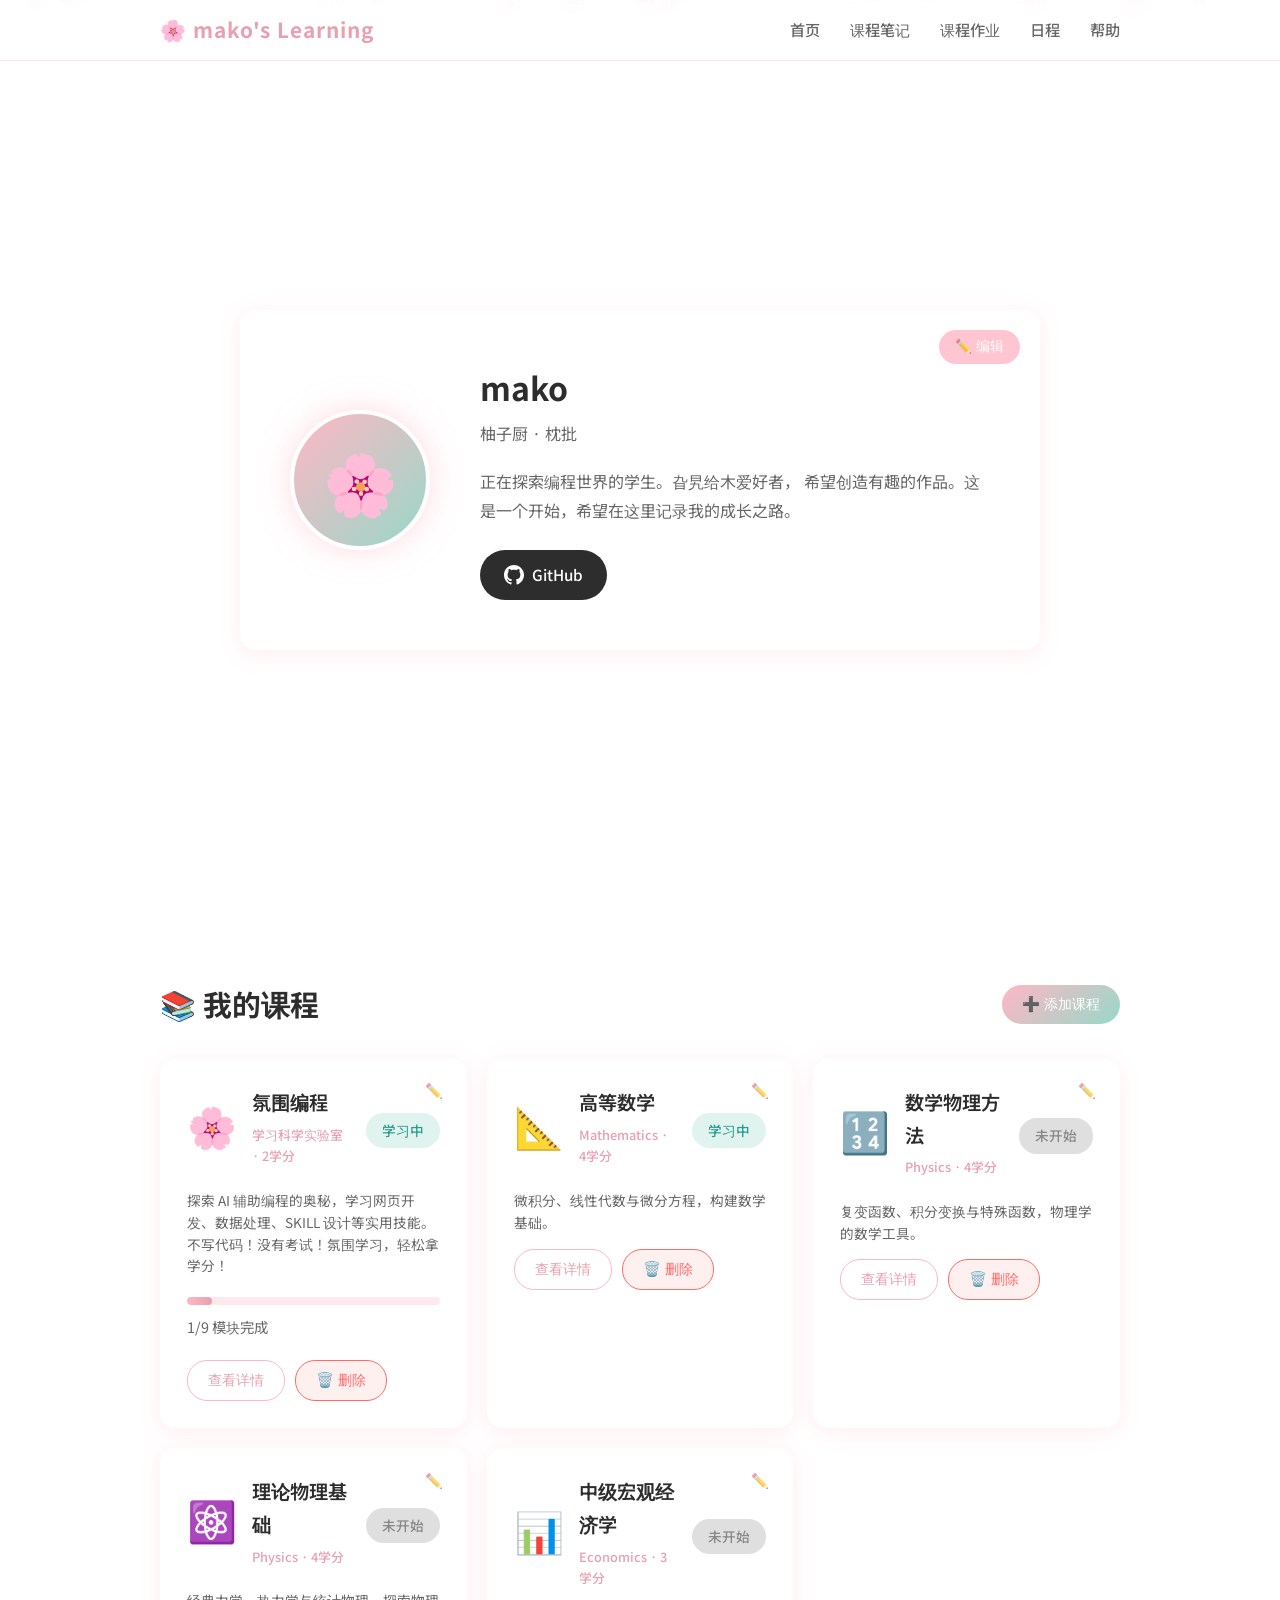
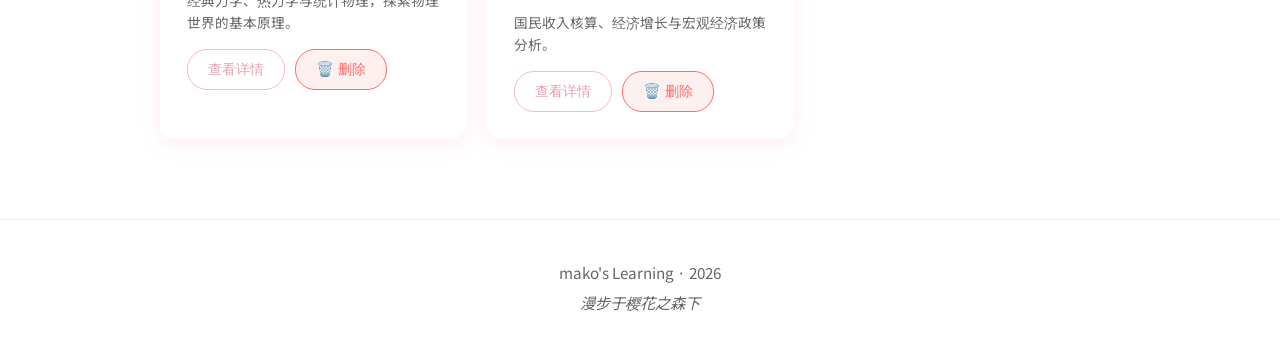
<file: index.html>
<!DOCTYPE html>
<html lang="zh-CN">
<head>
  <meta charset="UTF-8">
  <meta name="viewport" content="width=device-width, initial-scale=1.0">
  <title>mako的学习记录</title>
  <link rel="preconnect" href="https://fonts.googleapis.com">
  <link rel="preconnect" href="https://fonts.gstatic.com" crossorigin>
  <link href="https://fonts.googleapis.com/css2?family=Noto+Sans+JP:wght@300;400;500;700&display=swap" rel="stylesheet">
  <link rel="stylesheet" href="styles.css">
</head>
<body>
  <!-- 樱花飘落容器 -->
  <div class="sakura-container" id="sakuraContainer"></div>

  <!-- 导航栏 -->
  <nav class="navbar">
    <div class="nav-content">
      <a href="index.html" class="nav-logo">🌸 mako's Learning</a>
      <ul class="nav-links">
        <li><a href="index.html" class="active">首页</a></li>
        <li><a href="notes.html">课程笔记</a></li>
        <li><a href="homework.html">课程作业</a></li>
        <li><a href="schedule.html">日程</a></li>
        <li><a href="help.html">帮助</a></li>
      </ul>
    </div>
  </nav>

  <!-- 主要内容 -->
  <main class="main-content">
    <!-- 个人介绍区 -->
    <section id="about" class="section about-section">
      <div class="container">
        <div class="about-card fade-in">
          <button type="button" class="edit-profile-btn" onclick="openProfileModal()">✏️ 编辑</button>
          <div class="avatar-wrapper">
            <div class="avatar" id="profileAvatar">🌸</div>
          </div>
          <div class="about-info">
            <h1 class="name" id="profileName">mako</h1>
            <p class="nickname" id="profileNickname">柚子厨 · 枕批</p>
            <p class="bio" id="profileBio">
              正在探索编程世界的学生。旮旯给木爱好者，
              希望创造有趣的作品。这是一个开始，希望在这里记录我的成长之路。
            </p>
            <div class="about-links">
              <a href="https://github.com" target="_blank" rel="noopener" class="github-link" id="profileGithub">
                <svg height="20" width="20" viewBox="0 0 24 24" fill="currentColor">
                  <path d="M12 0c-6.626 0-12 5.373-12 12 0 5.302 3.438 9.8 8.207 11.387.599.111.793-.261.793-.577v-2.234c-3.338.726-4.033-1.416-4.033-1.416-.546-1.387-1.333-1.756-1.333-1.756-1.089-.745.083-.729.083-.729 1.205.084 1.839 1.237 1.839 1.237 1.07 1.834 2.807 1.304 3.492.997.107-.775.418-1.305.762-1.604-2.665-.305-5.467-1.334-5.467-5.931 0-1.311.469-2.381 1.236-3.221-.124-.303-.535-1.524.117-3.176 0 0 1.008-.322 3.301 1.23.957-.266 1.983-.399 3.003-.404 1.02.005 2.047.138 3.006.404 2.291-1.552 3.297-1.23 3.297-1.23.653 1.653.242 2.874.118 3.176.77.84 1.235 1.911 1.235 3.221 0 4.609-2.807 5.624-5.479 5.921.43.372.823 1.102.823 2.222v3.293c0 .319.192.694.801.576 4.765-1.589 8.199-6.086 8.199-11.386 0-6.627-5.373-12-12-12z"/>
                </svg>
                GitHub
              </a>
            </div>
          </div>
        </div>
      </div>
    </section>

    <!-- 我的课程区 -->
    <section id="courses" class="section courses-section">
      <div class="container">
        <div class="section-header fade-in">
          <h2 class="section-title">📚 我的课程</h2>
          <button type="button" id="addCourseBtn" class="course-btn">➕ 添加课程</button>
        </div>
        <div class="courses-grid" id="coursesGrid">
          <!-- 课程卡片将由 courses.js 动态渲染 -->
        </div>
      </div>
    </section>
  </main>

  <!-- 添加课程模态框 -->
  <div id="addCourseModal" class="modal">
    <div class="modal-content">
      <div class="modal-header">
        <h3>添加新课程</h3>
        <button type="button" class="modal-close" onclick="closeAddCourseModal()">&times;</button>
      </div>
      <form id="addCourseForm" class="modal-form">
        <div class="form-group">
          <label for="courseName">课程名称 *</label>
          <input type="text" id="courseName" required placeholder="例如：数据结构">
        </div>
        <div class="form-group">
          <label for="courseIcon">课程图标</label>
          <input type="text" id="courseIcon" placeholder="例如：📚" value="📚">
        </div>
        <div class="form-group">
          <label for="courseCredit">学分</label>
          <input type="number" id="courseCredit" min="1" max="10" value="3">
        </div>
        <div class="form-group">
          <label for="courseCategory">分类</label>
          <input type="text" id="courseCategory" placeholder="例如：计算机科学">
        </div>
        <div class="form-group">
          <label for="courseStatus">状态</label>
          <select id="courseStatus">
            <option value="upcoming">未开始</option>
            <option value="in-progress">学习中</option>
            <option value="completed">已完成</option>
          </select>
        </div>
        <div class="form-group">
          <label for="courseDesc">课程描述</label>
          <textarea id="courseDesc" rows="3" placeholder="课程的简单描述..."></textarea>
        </div>
        <div class="form-actions">
          <button type="button" class="course-btn-secondary" onclick="closeAddCourseModal()">取消</button>
          <button type="submit" class="course-btn">添加</button>
        </div>
      </form>
    </div>
  </div>

  <!-- 编辑个人资料模态框 -->
  <div id="editProfileModal" class="modal">
    <div class="modal-content">
      <div class="modal-header">
        <h3>编辑个人资料</h3>
        <button type="button" class="modal-close" onclick="closeProfileModal()">&times;</button>
      </div>
      <form id="editProfileForm" class="modal-form">
        <div class="form-group">
          <label>头像</label>
          <div class="avatar-edit-container">
            <div class="avatar-preview" id="avatarPreview">🌸</div>
            <input type="file" id="avatarInput" accept="image/*" class="hidden-input" title="选择头像图片">
            <button type="button" class="course-btn-secondary" onclick="document.getElementById('avatarInput').click()">上传图片</button>
          </div>
          <div id="cropContainer" class="crop-container-hidden">
            <canvas id="cropCanvas" class="crop-canvas"></canvas>
            <p class="crop-instruction">拖动选择裁剪区域</p>
          </div>
        </div>
        <div class="form-group">
          <label for="profileNameInput">昵称 *</label>
          <input type="text" id="profileNameInput" required placeholder="你的名字">
        </div>
        <div class="form-group">
          <label for="profileNicknameInput">头衔</label>
          <input type="text" id="profileNicknameInput" placeholder="例如：柚子厨 · 枕批">
        </div>
        <div class="form-group">
          <label for="profileBioInput">个人简介</label>
          <textarea id="profileBioInput" rows="3" placeholder="介绍一下你自己..."></textarea>
        </div>
        <div class="form-group">
          <label for="profileGithubInput">GitHub 链接</label>
          <input type="url" id="profileGithubInput" placeholder="https://github.com/你的用户名">
        </div>
        <div class="form-actions">
          <button type="button" class="course-btn-secondary" onclick="closeProfileModal()">取消</button>
          <button type="submit" class="course-btn">保存</button>
        </div>
      </form>
    </div>
  </div>

  <!-- 编辑课程模态框 -->
  <div id="editCourseModal" class="modal">
    <div class="modal-content">
      <div class="modal-header">
        <h3>编辑课程</h3>
        <button type="button" class="modal-close" onclick="closeEditCourseModal()">&times;</button>
      </div>
      <form id="editCourseForm" class="modal-form">
        <input type="hidden" id="editCourseId">
        <div class="form-group">
          <label for="editCourseName">课程名称 *</label>
          <input type="text" id="editCourseName" required>
        </div>
        <div class="form-group">
          <label for="editCourseIcon">课程图标</label>
          <input type="text" id="editCourseIcon" value="📚">
        </div>
        <div class="form-group">
          <label for="editCourseCredit">学分</label>
          <input type="number" id="editCourseCredit" min="1" max="10" value="3">
        </div>
        <div class="form-group">
          <label for="editCourseCategory">分类</label>
          <input type="text" id="editCourseCategory" placeholder="例如：计算机科学">
        </div>
        <div class="form-group">
          <label for="editCourseStatus">状态</label>
          <select id="editCourseStatus">
            <option value="upcoming">未开始</option>
            <option value="in-progress">学习中</option>
            <option value="completed">已完成</option>
          </select>
        </div>
        <div class="form-group">
          <label for="editCourseDesc">课程描述</label>
          <textarea id="editCourseDesc" rows="3"></textarea>
        </div>
        <div class="form-actions">
          <button type="button" id="deleteCourseBtn" class="course-btn-delete" onclick="handleDeleteCourseFromEdit()">🗑️ 删除</button>
          <button type="button" class="course-btn-secondary" onclick="closeEditCourseModal()">取消</button>
          <button type="submit" class="course-btn">保存</button>
        </div>
      </form>
    </div>
  </div>

  <!-- 页脚 -->
  <footer class="footer">
    <div class="container">
      <p>mako's Learning · 2026</p>
      <p class="footer-note">漫步于樱花之森下</p>
    </div>
  </footer>

  <script src="courses.js"></script>
  <script src="script.js"></script>
  <script>
    // 初始化课程卡片
    document.addEventListener('DOMContentLoaded', function() {
      renderCourseCards('coursesGrid');
      loadProfile();

      // 添加课程按钮点击事件
      document.getElementById('addCourseBtn').addEventListener('click', function() {
        document.getElementById('addCourseModal').style.display = 'flex';
      });

      // 表单提交
      document.getElementById('addCourseForm').addEventListener('submit', function(e) {
        e.preventDefault();
        const courseData = {
          name: document.getElementById('courseName').value,
          icon: document.getElementById('courseIcon').value || '📚',
          credit: parseInt(document.getElementById('courseCredit').value) || 3,
          category: document.getElementById('courseCategory').value || '自定义',
          status: document.getElementById('courseStatus').value,
          description: document.getElementById('courseDesc').value
        };
        addUserCourse(courseData);
        renderCourseCards('coursesGrid');
        closeAddCourseModal();
        this.reset();
      });

      // 点击模态框外部关闭
      document.getElementById('addCourseModal').addEventListener('click', function(e) {
        if (e.target === this) {
          closeAddCourseModal();
        }
      });

      // 个人资料编辑
      document.getElementById('editProfileForm').addEventListener('submit', function(e) {
        e.preventDefault();
        saveProfile();
        closeProfileModal();
      });

      document.getElementById('avatarInput').addEventListener('change', handleAvatarUpload);

      document.getElementById('editProfileModal').addEventListener('click', function(e) {
        if (e.target === this) closeProfileModal();
      });

      // 编辑课程表单
      document.getElementById('editCourseForm').addEventListener('submit', handleEditCourse);
      document.getElementById('editCourseModal').addEventListener('click', function(e) {
        if (e.target === this) closeEditCourseModal();
      });
    });

    function closeAddCourseModal() {
      document.getElementById('addCourseModal').style.display = 'none';
    }

    // ===== 个人资料功能 =====
    const PROFILE_KEY = 'user_profile';
    let cropCanvas, cropContext;
    let imgSelection = { x: 0, y: 0, w: 80, h: 80 };
    let isDragging = false;
    let originalImage = null;

    function loadProfile() {
      const profile = JSON.parse(localStorage.getItem(PROFILE_KEY) || 'null');
      if (profile) {
        if (profile.avatar) document.getElementById('profileAvatar').innerHTML = '<img src="' + profile.avatar + '" style="width:100%;height:100%;border-radius:50%;object-fit:cover;">';
        if (profile.name) document.getElementById('profileName').textContent = profile.name;
        if (profile.nickname) document.getElementById('profileNickname').textContent = profile.nickname;
        if (profile.bio) document.getElementById('profileBio').textContent = profile.bio;
        if (profile.github) document.getElementById('profileGithub').href = profile.github;
      }
    }

    function openProfileModal() {
      const profile = JSON.parse(localStorage.getItem(PROFILE_KEY) || 'null');
      document.getElementById('avatarPreview').innerHTML = profile && profile.avatar ?
        '<img src="' + profile.avatar + '" style="width:100%;height:100%;border-radius:50%;object-fit:cover;">' : '🌸';
      document.getElementById('profileNameInput').value = profile && profile.name ? profile.name : '';
      document.getElementById('profileNicknameInput').value = profile && profile.nickname ? profile.nickname : '';
      document.getElementById('profileBioInput').value = profile && profile.bio ? profile.bio : '';
      document.getElementById('profileGithubInput').value = profile && profile.github ? profile.github : '';
      document.getElementById('cropContainer').style.display = 'none';
      document.getElementById('editProfileModal').style.display = 'flex';
    }

    function closeProfileModal() {
      document.getElementById('editProfileModal').style.display = 'none';
    }

    function saveProfile() {
      const avatarEl = document.getElementById('avatarPreview').querySelector('img');
      // Apply crop if available
      let avatarSrc = null;
      if (avatarEl && originalImage) {
        avatarSrc = applyCrop();
      } else if (avatarEl) {
        avatarSrc = avatarEl.src;
      }
      const profile = {
        avatar: avatarSrc,
        name: document.getElementById('profileNameInput').value,
        nickname: document.getElementById('profileNicknameInput').value,
        bio: document.getElementById('profileBioInput').value,
        github: document.getElementById('profileGithubInput').value
      };
      localStorage.setItem(PROFILE_KEY, JSON.stringify(profile));
      loadProfile();
      // Reset crop state
      originalImage = null;
    }

    function handleAvatarUpload(e) {
      const file = e.target.files[0];
      if (!file) return;
      const reader = new FileReader();
      reader.onload = function(evt) {
        const img = new Image();
        img.onload = function() {
          originalImage = img;
          const canvas = document.getElementById('cropCanvas');
          const maxSize = 200;
          const scale = Math.min(maxSize / img.width, maxSize / img.height);
          canvas.width = img.width * scale;
          canvas.height = img.height * scale;
          cropCanvas = canvas;
          cropContext = canvas.getContext('2d');
          cropContext.drawImage(img, 0, 0, canvas.width, canvas.height);
          document.getElementById('cropContainer').style.display = 'block';
          document.getElementById('avatarPreview').innerHTML = '<img src="' + evt.target.result + '" style="width:100%;height:100%;border-radius:50%;object-fit:cover;">';
          initCrop(img, canvas);
        };
        img.src = evt.target.result;
      };
      reader.readAsDataURL(file);
    }

    function initCrop(img, canvas) {
      const container = canvas.parentElement;
      container.style.position = 'relative';

      // Create overlay for selection
      let overlay = container.querySelector('.crop-overlay');
      if (!overlay) {
        overlay = document.createElement('div');
        overlay.className = 'crop-overlay';
        container.appendChild(overlay);
      }
      overlay.style.cssText = 'position:absolute;left:0;top:0;right:0;bottom:0;cursor:move;';

      const rect = canvas.getBoundingClientRect();
      const size = Math.min(rect.width, rect.height);
      imgSelection = {
        x: (rect.width - size) / 2,
        y: (rect.height - size) / 2,
        w: size,
        h: size
      };

      let startX = 0, startY = 0;

      function startDrag(e) {
        e.preventDefault();
        isDragging = true;
        const pos = e.touches ? e.touches[0] : e;
        startX = pos.clientX - rect.left;
        startY = pos.clientY - rect.top;
      }

      function doDrag(e) {
        if (!isDragging) return;
        e.preventDefault();
        const pos = e.touches ? e.touches[0] : e;
        const x = pos.clientX - rect.left;
        const y = pos.clientY - rect.top;
        const dx = x - startX;
        const dy = y - startY;
        imgSelection.x = Math.max(0, Math.min(imgSelection.x + dx, rect.width - imgSelection.w));
        imgSelection.y = Math.max(0, Math.min(imgSelection.y + dy, rect.height - imgSelection.h));
        startX = x;
        startY = y;
        drawSelection();
      }

      function endDrag() { isDragging = false; }

      overlay.onmousedown = startDrag;
      overlay.onmousemove = doDrag;
      overlay.onmouseup = endDrag;
      overlay.ontouchstart = startDrag;
      overlay.ontouchmove = doDrag;
      overlay.ontouchend = endDrag;

      drawSelection();
    }

    function drawSelection() {
      if (!cropCanvas || !cropContext || !originalImage) return;
      // Redraw full image
      cropContext.drawImage(originalImage, 0, 0, cropCanvas.width, cropCanvas.height);
      // Draw darkened overlay outside selection
      cropContext.fillStyle = 'rgba(0,0,0,0.5)';
      cropContext.fillRect(0, 0, cropCanvas.width, imgSelection.y);
      cropContext.fillRect(0, imgSelection.y, imgSelection.x, imgSelection.h);
      cropContext.fillRect(imgSelection.x + imgSelection.w, imgSelection.y, cropCanvas.width - imgSelection.x - imgSelection.w, imgSelection.h);
      cropContext.fillRect(0, imgSelection.y + imgSelection.h, cropCanvas.width, cropCanvas.height - imgSelection.y - imgSelection.h);
      // Draw selection border
      cropContext.strokeStyle = '#FFB7C5';
      cropContext.lineWidth = 2;
      cropContext.strokeRect(imgSelection.x, imgSelection.y, imgSelection.w, imgSelection.h);
    }

    function applyCrop() {
      if (!originalImage || !cropCanvas) return null;
      const cropCanvas2 = document.createElement('canvas');
      const size = Math.min(imgSelection.w, imgSelection.h);
      cropCanvas2.width = size;
      cropCanvas2.height = size;
      const ctx = cropCanvas2.getContext('2d');
      ctx.drawImage(originalImage,
        imgSelection.x * (originalImage.width / cropCanvas.width),
        imgSelection.y * (originalImage.height / cropCanvas.height),
        size * (originalImage.width / cropCanvas.width),
        size * (originalImage.height / cropCanvas.height),
        0, 0, size, size);
      return cropCanvas2.toDataURL('image/png');
    }
  </script>
</body>
</html>
</file>
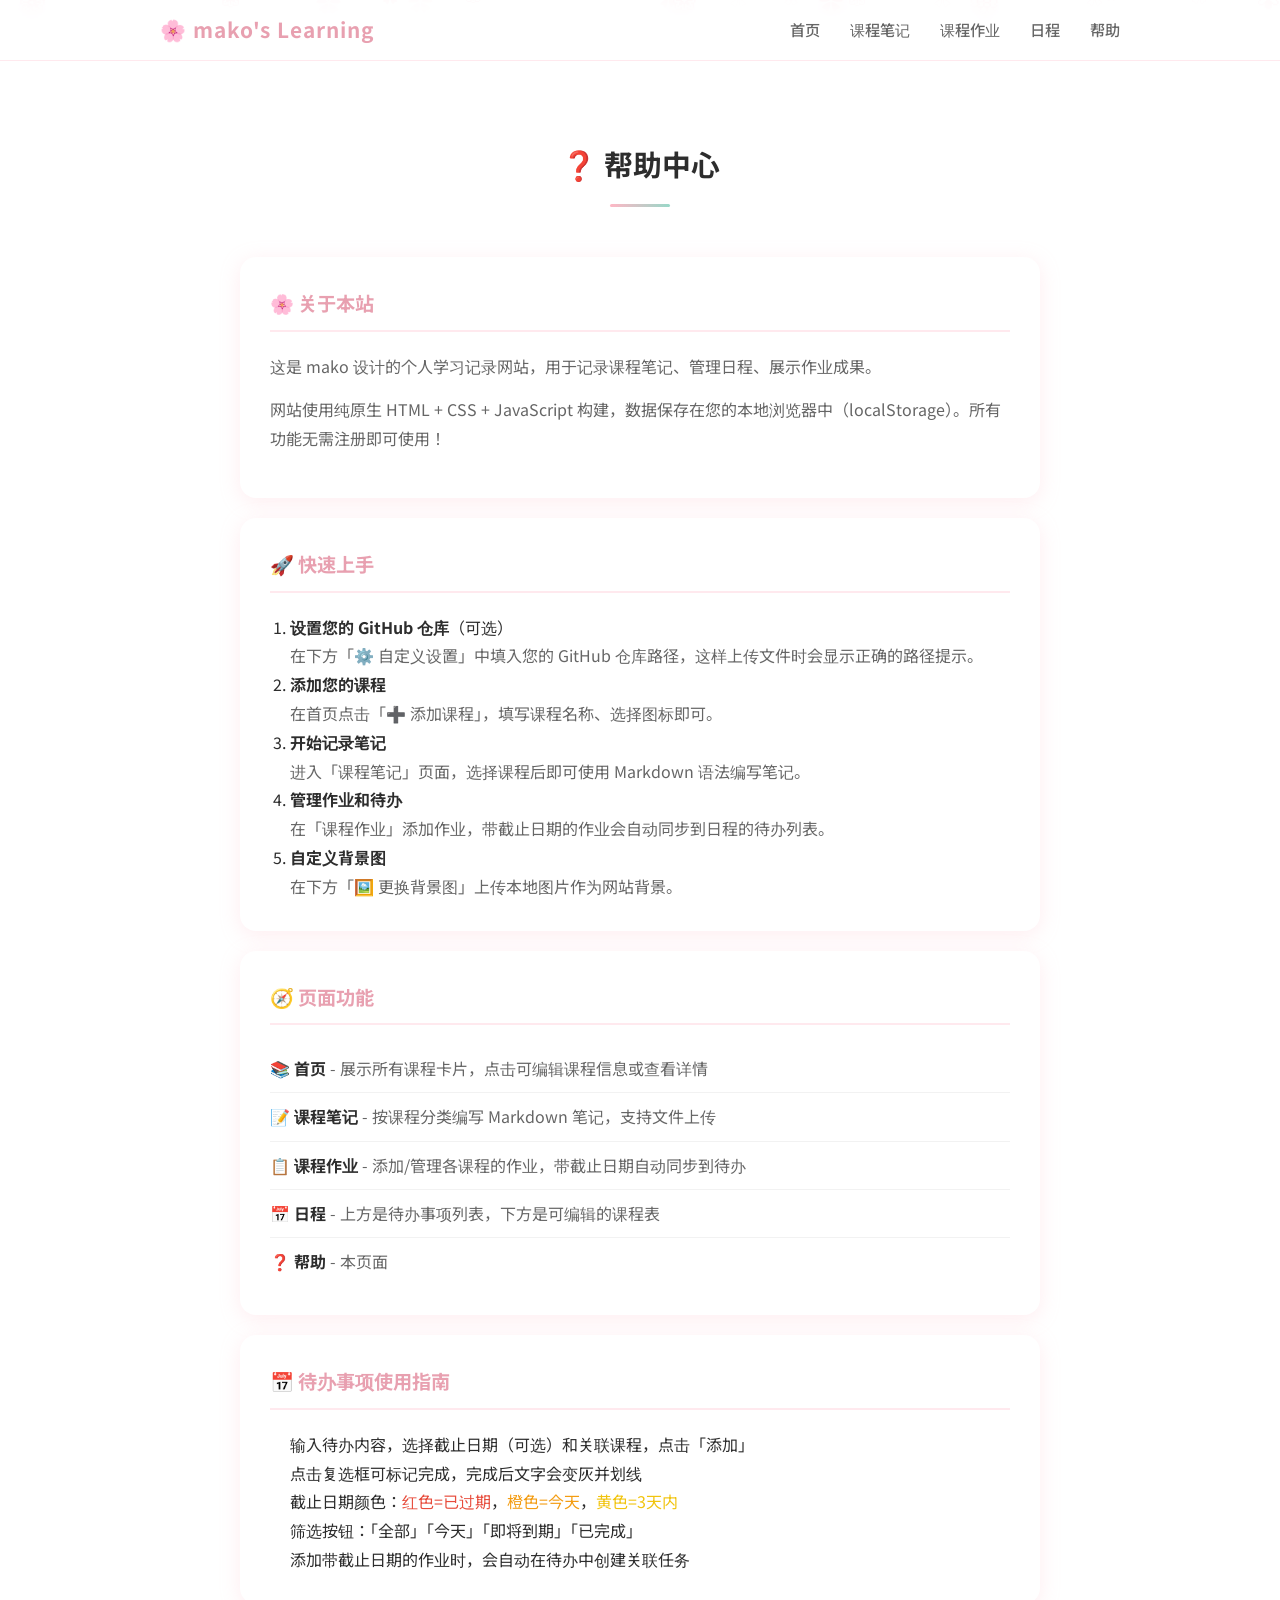
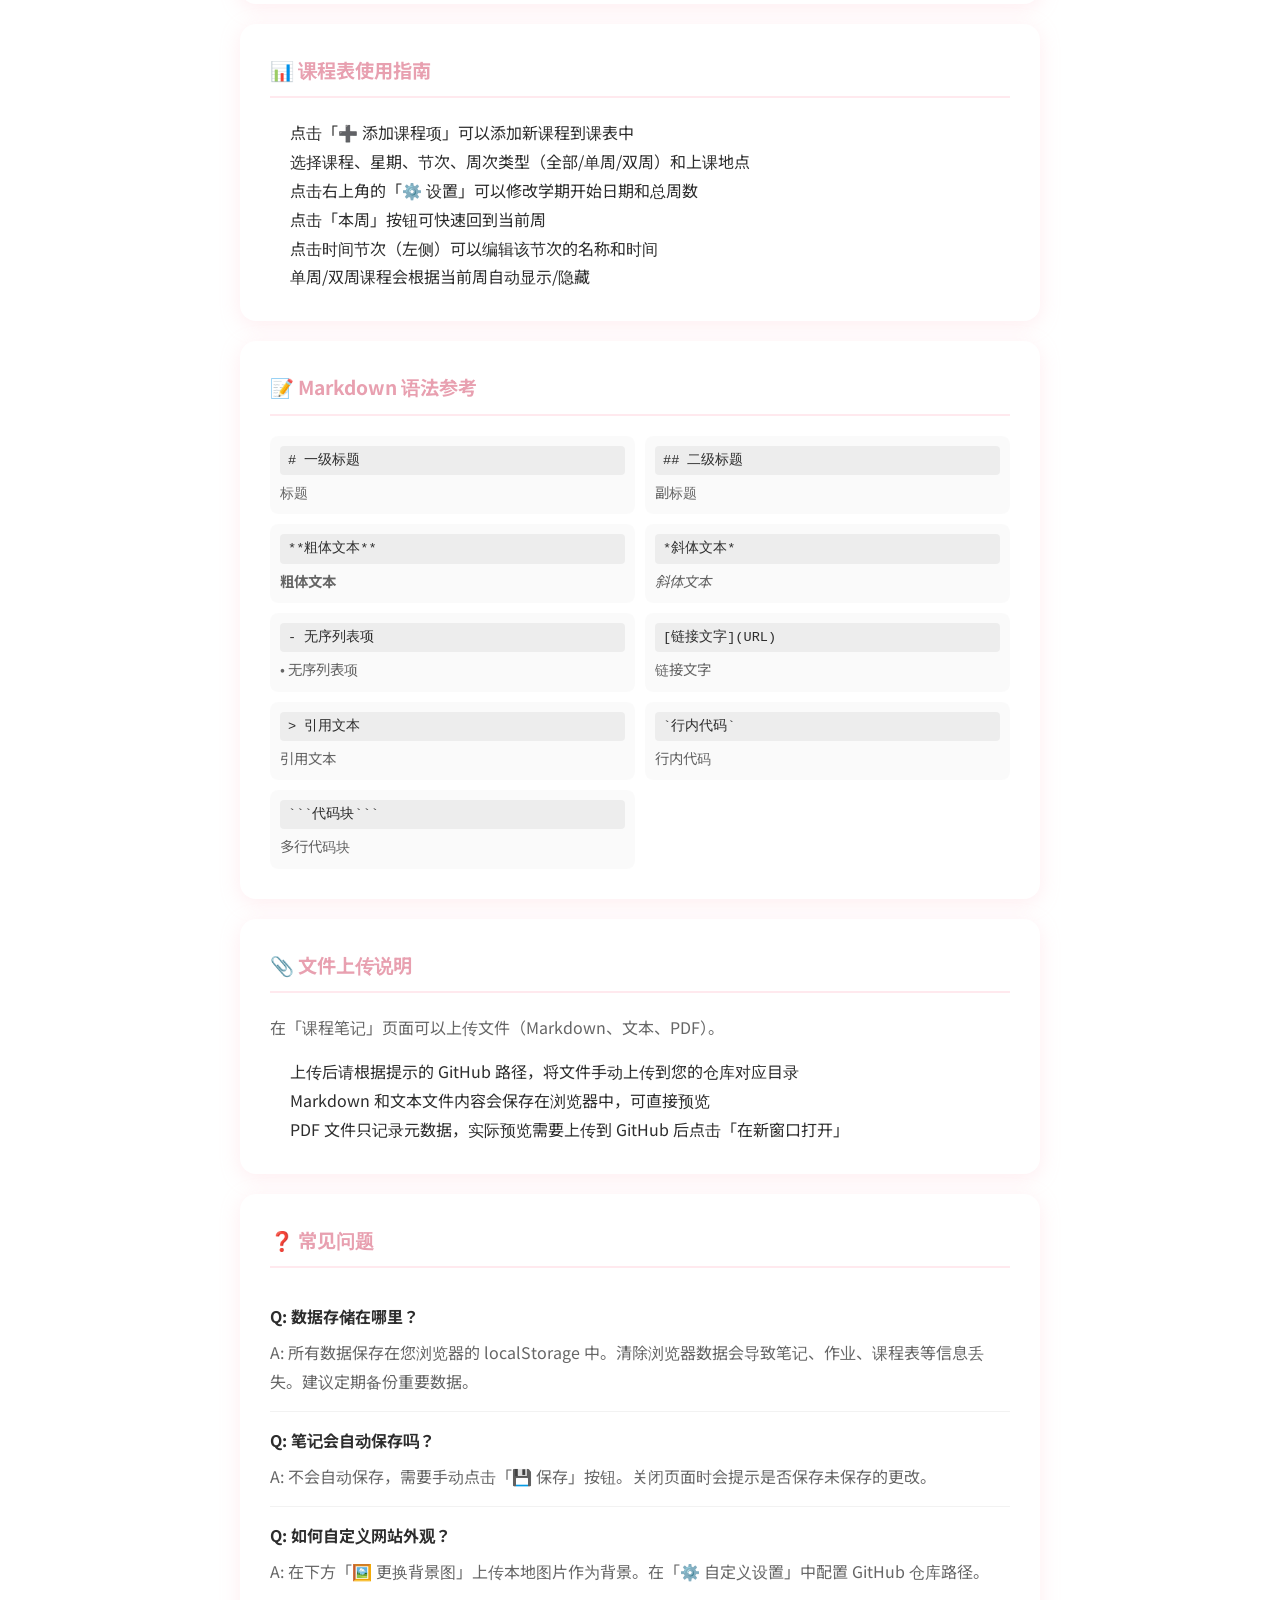
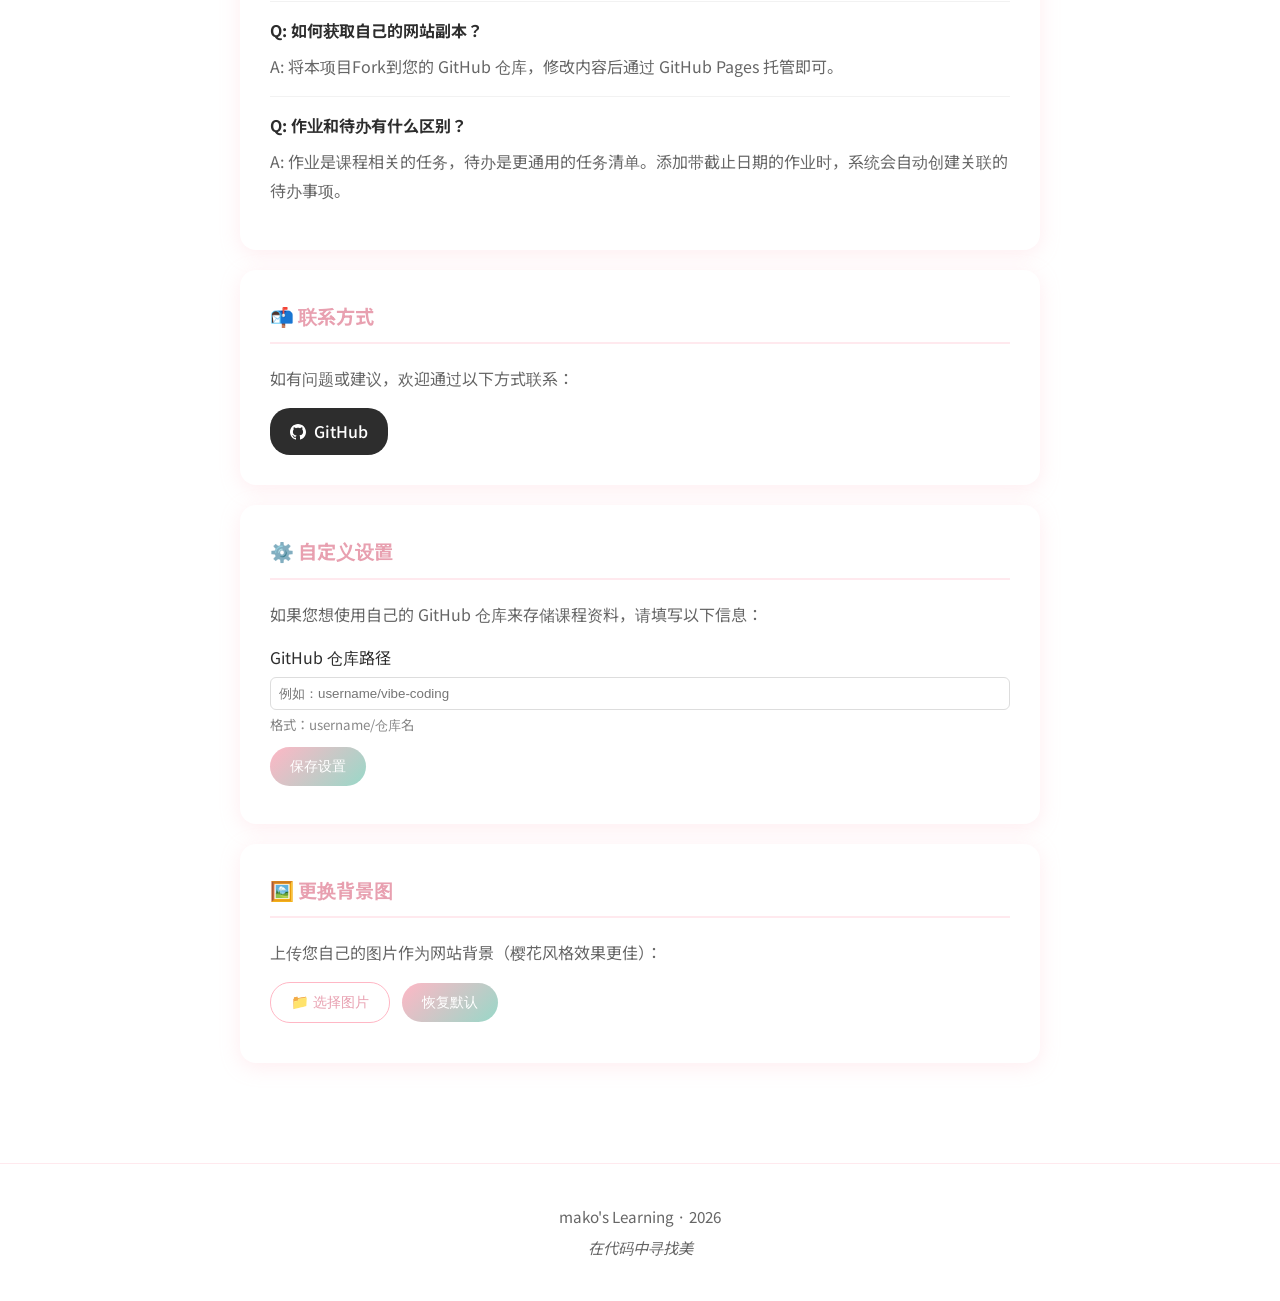
<file: help.html>
<!DOCTYPE html>
<html lang="zh-CN">
<head>
  <meta charset="UTF-8">
  <meta name="viewport" content="width=device-width, initial-scale=1.0">
  <title>帮助 - mako的学习记录</title>
  <link rel="preconnect" href="https://fonts.googleapis.com">
  <link rel="preconnect" href="https://fonts.gstatic.com" crossorigin>
  <link href="https://fonts.googleapis.com/css2?family=Noto+Sans+JP:wght@300;400;500;700&display=swap" rel="stylesheet">
  <link rel="stylesheet" href="styles.css">
</head>
<body>
  <!-- 樱花飘落容器 -->
  <div class="sakura-container" id="sakuraContainer"></div>

  <!-- 导航栏 -->
  <nav class="navbar">
    <div class="nav-content">
      <a href="index.html" class="nav-logo">🌸 mako's Learning</a>
      <ul class="nav-links">
        <li><a href="index.html">首页</a></li>
        <li><a href="notes.html">课程笔记</a></li>
        <li><a href="homework.html">课程作业</a></li>
        <li><a href="schedule.html">日程</a></li>
        <li><a href="help.html" class="active">帮助</a></li>
      </ul>
    </div>
  </nav>

  <!-- 主要内容 -->
  <main class="main-content">
    <section class="section help-section">
      <div class="container">
        <h2 class="section-title fade-in">❓ 帮助中心</h2>

        <div class="help-content fade-in">
          <!-- 网站介绍 -->
          <div class="help-card">
            <h3>🌸 关于本站</h3>
            <p>这是 mako 设计的个人学习记录网站，用于记录课程笔记、管理日程、展示作业成果。</p>
            <p>网站使用纯原生 HTML + CSS + JavaScript 构建，数据保存在您的本地浏览器中（localStorage）。所有功能无需注册即可使用！</p>
          </div>

          <!-- 快速上手 -->
          <div class="help-card">
            <h3>🚀 快速上手</h3>
            <ol style="line-height: 1.8; padding-left: 20px;">
              <li><strong>设置您的 GitHub 仓库</strong>（可选）<br>
                <span style="color: #666;">在下方「⚙️ 自定义设置」中填入您的 GitHub 仓库路径，这样上传文件时会显示正确的路径提示。</span>
              </li>
              <li><strong>添加您的课程</strong><br>
                <span style="color: #666;">在首页点击「➕ 添加课程」，填写课程名称、选择图标即可。</span>
              </li>
              <li><strong>开始记录笔记</strong><br>
                <span style="color: #666;">进入「课程笔记」页面，选择课程后即可使用 Markdown 语法编写笔记。</span>
              </li>
              <li><strong>管理作业和待办</strong><br>
                <span style="color: #666;">在「课程作业」添加作业，带截止日期的作业会自动同步到日程的待办列表。</span>
              </li>
              <li><strong>自定义背景图</strong><br>
                <span style="color: #666;">在下方「🖼️ 更换背景图」上传本地图片作为网站背景。</span>
              </li>
            </ol>
          </div>

          <!-- 页面导航 -->
          <div class="help-card">
            <h3>🧭 页面功能</h3>
            <ul class="help-list">
              <li><strong>📚 首页</strong> - 展示所有课程卡片，点击可编辑课程信息或查看详情</li>
              <li><strong>📝 课程笔记</strong> - 按课程分类编写 Markdown 笔记，支持文件上传</li>
              <li><strong>📋 课程作业</strong> - 添加/管理各课程的作业，带截止日期自动同步到待办</li>
              <li><strong>📅 日程</strong> - 上方是待办事项列表，下方是可编辑的课程表</li>
              <li><strong>❓ 帮助</strong> - 本页面</li>
            </ul>
          </div>

          <!-- 待办事项说明 -->
          <div class="help-card">
            <h3>📅 待办事项使用指南</h3>
            <ul style="line-height: 1.8; padding-left: 20px;">
              <li>输入待办内容，选择截止日期（可选）和关联课程，点击「添加」</li>
              <li>点击复选框可标记完成，完成后文字会变灰并划线</li>
              <li>截止日期颜色：<span style="color: #e74c3c;">红色=已过期</span>，<span style="color: #f39c12;">橙色=今天</span>，<span style="color: #f1c40f;">黄色=3天内</span></li>
              <li>筛选按钮：「全部」「今天」「即将到期」「已完成」</li>
              <li>添加带截止日期的作业时，会自动在待办中创建关联任务</li>
            </ul>
          </div>

          <!-- 课程表说明 -->
          <div class="help-card">
            <h3>📊 课程表使用指南</h3>
            <ul style="line-height: 1.8; padding-left: 20px;">
              <li>点击「➕ 添加课程项」可以添加新课程到课表中</li>
              <li>选择课程、星期、节次、周次类型（全部/单周/双周）和上课地点</li>
              <li>点击右上角的「⚙️ 设置」可以修改学期开始日期和总周数</li>
              <li>点击「本周」按钮可快速回到当前周</li>
              <li>点击时间节次（左侧）可以编辑该节次的名称和时间</li>
              <li>单周/双周课程会根据当前周自动显示/隐藏</li>
            </ul>
          </div>

          <!-- Markdown 语法 -->
          <div class="help-card">
            <h3>📝 Markdown 语法参考</h3>
            <div class="markdown-help">
              <div class="md-example">
                <code># 一级标题</code>
                <span>标题</span>
              </div>
              <div class="md-example">
                <code>## 二级标题</code>
                <span>副标题</span>
              </div>
              <div class="md-example">
                <code>**粗体文本**</code>
                <span><strong>粗体文本</strong></span>
              </div>
              <div class="md-example">
                <code>*斜体文本*</code>
                <span><em>斜体文本</em></span>
              </div>
              <div class="md-example">
                <code>- 无序列表项</code>
                <span>• 无序列表项</span>
              </div>
              <div class="md-example">
                <code>[链接文字](URL)</code>
                <span>链接文字</span>
              </div>
              <div class="md-example">
                <code>> 引用文本</code>
                <span>引用文本</span>
              </div>
              <div class="md-example">
                <code>`行内代码`</code>
                <span>行内代码</span>
              </div>
              <div class="md-example">
                <code>```代码块```</code>
                <span>多行代码块</span>
              </div>
            </div>
          </div>

          <!-- 文件上传说明 -->
          <div class="help-card">
            <h3>📎 文件上传说明</h3>
            <p>在「课程笔记」页面可以上传文件（Markdown、文本、PDF）。</p>
            <ul style="line-height: 1.8; padding-left: 20px; margin-top: 10px;">
              <li>上传后请根据提示的 GitHub 路径，将文件手动上传到您的仓库对应目录</li>
              <li>Markdown 和文本文件内容会保存在浏览器中，可直接预览</li>
              <li>PDF 文件只记录元数据，实际预览需要上传到 GitHub 后点击「在新窗口打开」</li>
            </ul>
          </div>

          <!-- 常见问题 -->
          <div class="help-card">
            <h3>❓ 常见问题</h3>
            <div class="faq-item">
              <h4>Q: 数据存储在哪里？</h4>
              <p>A: 所有数据保存在您浏览器的 localStorage 中。清除浏览器数据会导致笔记、作业、课程表等信息丢失。建议定期备份重要数据。</p>
            </div>
            <div class="faq-item">
              <h4>Q: 笔记会自动保存吗？</h4>
              <p>A: 不会自动保存，需要手动点击「💾 保存」按钮。关闭页面时会提示是否保存未保存的更改。</p>
            </div>
            <div class="faq-item">
              <h4>Q: 如何自定义网站外观？</h4>
              <p>A: 在下方「🖼️ 更换背景图」上传本地图片作为背景。在「⚙️ 自定义设置」中配置 GitHub 仓库路径。</p>
            </div>
            <div class="faq-item">
              <h4>Q: 如何获取自己的网站副本？</h4>
              <p>A: 将本项目Fork到您的 GitHub 仓库，修改内容后通过 GitHub Pages 托管即可。</p>
            </div>
            <div class="faq-item">
              <h4>Q: 作业和待办有什么区别？</h4>
              <p>A: 作业是课程相关的任务，待办是更通用的任务清单。添加带截止日期的作业时，系统会自动创建关联的待办事项。</p>
            </div>
          </div>

          <!-- 联系方式 -->
          <div class="help-card">
            <h3>📬 联系方式</h3>
            <p>如有问题或建议，欢迎通过以下方式联系：</p>
            <a href="https://github.com/mako-kawai/vibe-coding" target="_blank" rel="noopener" class="help-link">
              <svg height="16" width="16" viewBox="0 0 24 24" fill="currentColor">
                <path d="M12 0c-6.626 0-12 5.373-12 12 0 5.302 3.438 9.8 8.207 11.387.599.111.793-.261.793-.577v-2.234c-3.338.726-4.033-1.416-4.033-1.416-.546-1.387-1.333-1.756-1.333-1.756-1.089-.745.083-.729.083-.729 1.205.084 1.839 1.237 1.839 1.237 1.07 1.834 2.807 1.304 3.492.997.107-.775.418-1.305.762-1.604-2.665-.305-5.467-1.334-5.467-5.931 0-1.311.469-2.381 1.236-3.221-.124-.303-.535-1.524.117-3.176 0 0 1.008-.322 3.301 1.23.957-.266 1.983-.399 3.003-.404 1.02.005 2.047.138 3.006.404 2.291-1.552 3.297-1.23 3.297-1.23.653 1.653.242 2.874.118 3.176.77.84 1.235 1.911 1.235 3.221 0 4.609-2.807 5.624-5.479 5.921.43.372.823 1.102.823 2.222v3.293c0 .319.192.694.801.576 4.765-1.589 8.199-6.086 8.199-11.386 0-6.627-5.373-12-12-12z"/>
              </svg>
              GitHub
            </a>
          </div>

          <!-- 自定义设置 -->
          <div class="help-card">
            <h3>⚙️ 自定义设置</h3>
            <p>如果您想使用自己的 GitHub 仓库来存储课程资料，请填写以下信息：</p>
            <div class="form-group" style="margin-top: 12px;">
              <label for="githubRepoInput" style="display: block; margin-bottom: 6px;">GitHub 仓库路径</label>
              <input type="text" id="githubRepoInput" placeholder="例如：username/vibe-coding" style="width: 100%; padding: 8px; border: 1px solid #ddd; border-radius: 6px; box-sizing: border-box;">
              <small style="color: #888; display: block; margin-top: 4px;">格式：username/仓库名</small>
            </div>
            <button type="button" class="course-btn" style="margin-top: 10px;" onclick="saveGitHubRepo()">保存设置</button>
            <div id="githubSaveStatus" style="margin-top: 8px;"></div>
          </div>

          <!-- 更换背景图 -->
          <div class="help-card">
            <h3>🖼️ 更换背景图</h3>
            <p>上传您自己的图片作为网站背景（樱花风格效果更佳）：</p>
            <div class="form-group" style="margin-top: 12px;">
              <input type="file" id="bgImageInput" accept="image/*" style="display: none;" onchange="handleBgImageUpload(event)">
              <button type="button" class="course-btn-secondary" onclick="document.getElementById('bgImageInput').click()">📁 选择图片</button>
              <button type="button" class="course-btn" style="margin-left: 8px;" onclick="resetBgImage()">恢复默认</button>
            </div>
            <div id="bgPreview" style="margin-top: 10px;"></div>
          </div>
        </div>
      </div>
    </section>
  </main>

  <!-- 页脚 -->
  <footer class="footer">
    <div class="container">
      <p>mako's Learning · 2026</p>
      <p class="footer-note">在代码中寻找美</p>
    </div>
  </footer>

  <script src="script.js"></script>
  <script>
    // 加载已保存的 GitHub 仓库设置
    function loadGitHubRepoSetting() {
      const userSettings = JSON.parse(localStorage.getItem('user_settings') || '{}');
      if (userSettings.githubRepo) {
        document.getElementById('githubRepoInput').value = userSettings.githubRepo;
      }
    }

    // 保存 GitHub 仓库设置
    function saveGitHubRepo() {
      const repo = document.getElementById('githubRepoInput').value.trim();
      const userSettings = JSON.parse(localStorage.getItem('user_settings') || '{}');
      userSettings.githubRepo = repo;
      localStorage.setItem('user_settings', JSON.stringify(userSettings));
      const status = document.getElementById('githubSaveStatus');
      status.textContent = repo ? '✅ 已保存您的 GitHub 仓库路径' : '✅ 已清除设置';
      status.style.color = '#2e8b57';
      setTimeout(() => { status.textContent = ''; }, 3000);
    }

    // 加载背景图预览
    function loadBgPreview() {
      const userSettings = JSON.parse(localStorage.getItem('user_settings') || '{}');
      const preview = document.getElementById('bgPreview');
      if (userSettings.bgImage) {
        preview.innerHTML = `<img src="${userSettings.bgImage}" style="max-width: 200px; max-height: 120px; border-radius: 8px; border: 2px solid var(--sakura-pink);">`;
      } else {
        preview.innerHTML = '';
      }
    }

    // 处理背景图上传
    function handleBgImageUpload(event) {
      const file = event.target.files[0];
      if (!file) return;

      const reader = new FileReader();
      reader.onload = function(e) {
        const userSettings = JSON.parse(localStorage.getItem('user_settings') || '{}');
        userSettings.bgImage = e.target.result;
        localStorage.setItem('user_settings', JSON.stringify(userSettings));

        // 更新背景
        document.body.style.backgroundImage = `url('${e.target.result}')`;

        // 更新预览
        loadBgPreview();
        alert('背景图已更新！');
      };
      reader.readAsDataURL(file);
    }

    // 恢复默认背景
    function resetBgImage() {
      const userSettings = JSON.parse(localStorage.getItem('user_settings') || '{}');
      delete userSettings.bgImage;
      localStorage.setItem('user_settings', JSON.stringify(userSettings));
      document.body.style.backgroundImage = `url('https://minimax-algeng-chat-tts.oss-cn-wulanchabu.aliyuncs.com/ccv2%2F2026-03-27%2FMiniMax-M2.7%2F2037129075998335940%2F488f455ad32b685db8b9bcf4ea36422b11855af4589159b053cc45654388afa8..png?Expires=1774684676&OSSAccessKeyId=LTAI5tGLnRTkBjLuYPjNcKQ8&Signature=gM%2FyZGVJml5pudh5bgWc%2BcHPnF4%3D')`;
      document.getElementById('bgPreview').innerHTML = '';
      alert('已恢复默认背景！');
    }

    // 初始化背景（检查是否有自定义背景）
    function initBackground() {
      const userSettings = JSON.parse(localStorage.getItem('user_settings') || '{}');
      if (userSettings.bgImage) {
        document.body.style.backgroundImage = `url('${userSettings.bgImage}')`;
      }
    }

    document.addEventListener('DOMContentLoaded', function() {
      loadGitHubRepoSetting();
      loadBgPreview();
      initBackground();
    });
  </script>
</body>
</html>
</file>
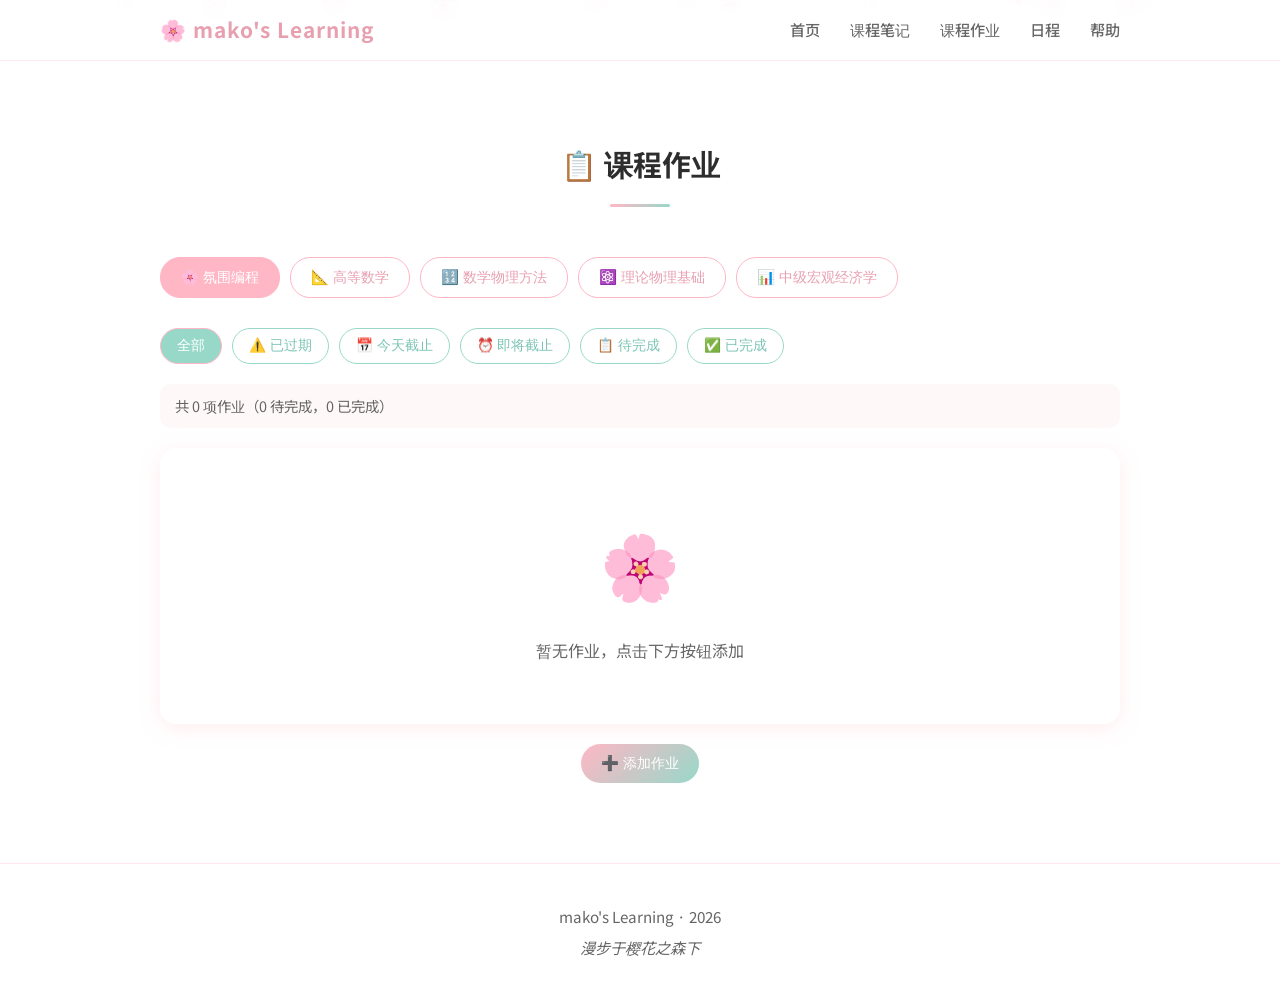
<file: homework.html>
<!DOCTYPE html>
<html lang="zh-CN">
<head>
  <meta charset="UTF-8">
  <meta name="viewport" content="width=device-width, initial-scale=1.0">
  <title>课程作业 - mako的学习记录</title>
  <link rel="preconnect" href="https://fonts.googleapis.com">
  <link rel="preconnect" href="https://fonts.gstatic.com" crossorigin>
  <link href="https://fonts.googleapis.com/css2?family=Noto+Sans+JP:wght@300;400;500;700&display=swap" rel="stylesheet">
  <link rel="stylesheet" href="styles.css">
</head>
<body>
  <!-- 樱花飘落容器 -->
  <div class="sakura-container" id="sakuraContainer"></div>

  <!-- 导航栏 -->
  <nav class="navbar">
    <div class="nav-content">
      <a href="index.html" class="nav-logo">🌸 mako's Learning</a>
      <ul class="nav-links">
        <li><a href="index.html">首页</a></li>
        <li><a href="notes.html">课程笔记</a></li>
        <li><a href="homework.html" class="active">课程作业</a></li>
        <li><a href="schedule.html">日程</a></li>
        <li><a href="help.html">帮助</a></li>
      </ul>
    </div>
  </nav>

  <!-- 主要内容 -->
  <main class="main-content">
    <section class="section homework-section">
      <div class="container">
        <h2 class="section-title fade-in">📋 课程作业</h2>

        <!-- 课程选择标签 -->
        <div class="homework-course-tabs fade-in" id="homeworkTabs">
          <!-- 标签将由 JavaScript 渲染 -->
        </div>

        <!-- 截止日期筛选 -->
        <div class="homework-status-filters fade-in" id="homeworkStatusFilters">
          <button type="button" class="filter-btn active" data-status="all" onclick="filterHomeworkByStatus('all')">全部</button>
          <button type="button" class="filter-btn" data-status="overdue" onclick="filterHomeworkByStatus('overdue')">⚠️ 已过期</button>
          <button type="button" class="filter-btn" data-status="today" onclick="filterHomeworkByStatus('today')">📅 今天截止</button>
          <button type="button" class="filter-btn" data-status="upcoming" onclick="filterHomeworkByStatus('upcoming')">⏰ 即将截止</button>
          <button type="button" class="filter-btn" data-status="pending" onclick="filterHomeworkByStatus('pending')">📋 待完成</button>
          <button type="button" class="filter-btn" data-status="completed" onclick="filterHomeworkByStatus('completed')">✅ 已完成</button>
        </div>

        <!-- 作业统计 -->
        <div class="homework-stats fade-in" id="homeworkStats">
          <span id="homeworkCountText">共 0 项作业</span>
        </div>

        <!-- 作业列表 -->
        <div id="homeworkList" class="homework-list">
          <!-- 作业卡片将由 JavaScript 渲染 -->
        </div>

        <!-- 添加作业按钮 -->
        <div class="homework-add-section fade-in">
          <button type="button" id="addHomeworkBtn" class="course-btn">➕ 添加作业</button>
        </div>
      </div>
    </section>
  </main>

  <!-- 添加作业模态框 -->
  <div id="addHomeworkModal" class="modal">
    <div class="modal-content">
      <div class="modal-header">
        <h3>添加作业</h3>
        <button type="button" class="modal-close" onclick="closeHomeworkModal()">&times;</button>
      </div>
      <form id="addHomeworkForm" class="modal-form">
        <div class="form-group">
          <label for="homeworkTitle">作业标题 *</label>
          <input type="text" id="homeworkTitle" required placeholder="例如：第一章练习题">
        </div>
        <div class="form-group">
          <label for="homeworkCourse">所属课程 *</label>
          <select id="homeworkCourse" required>
            <!-- 选项将由 JavaScript 渲染 -->
          </select>
        </div>
        <div class="form-group">
          <label for="homeworkDesc">作业描述</label>
          <textarea id="homeworkDesc" rows="3" placeholder="作业的具体要求..."></textarea>
        </div>
        <div class="form-group">
          <label for="homeworkDueDate">截止日期</label>
          <input type="date" id="homeworkDueDate">
        </div>
        <div class="form-actions">
          <button type="button" class="course-btn-secondary" onclick="closeHomeworkModal()">取消</button>
          <button type="submit" class="course-btn">添加</button>
        </div>
      </form>
    </div>
  </div>

  <!-- 页脚 -->
  <footer class="footer">
    <div class="container">
      <p>mako's Learning · 2026</p>
      <p class="footer-note">漫步于樱花之森下</p>
    </div>
  </footer>

  <script src="courses.js"></script>
  <script src="script.js"></script>
  <script>
    // ===== 作业管理 =====
    const HOMEWORK_KEY = 'course_homework';
    let currentHomeworkCourse = '';
    let currentHomeworkStatus = 'all';

    // 加载作业
    function loadHomework() {
      return JSON.parse(localStorage.getItem(HOMEWORK_KEY) || '[]');
    }

    // 保存作业
    function saveHomework(homework) {
      localStorage.setItem(HOMEWORK_KEY, JSON.stringify(homework));
    }

    // 按状态筛选作业
    function filterHomeworkByStatus(status) {
      currentHomeworkStatus = status;
      document.querySelectorAll('.homework-status-filters .filter-btn').forEach(btn => {
        btn.classList.toggle('active', btn.dataset.status === status);
      });
      renderHomework();
    }

    // 获取作业状态
    function getHomeworkStatus(hw) {
      if (hw.completed) return 'completed';
      if (!hw.dueDate) return 'pending';
      const today = new Date();
      today.setHours(0, 0, 0, 0);
      const due = new Date(hw.dueDate);
      due.setHours(0, 0, 0, 0);
      const diff = due.getTime() - today.getTime();
      const days = Math.ceil(diff / (1000 * 60 * 60 * 24));
      if (days < 0) return 'overdue';
      if (days === 0) return 'today';
      if (days <= 3) return 'upcoming';
      return 'pending';
    }

    // 获取剩余天数文字
    function getDueCountdown(dueDate) {
      if (!dueDate) return '';
      const today = new Date();
      today.setHours(0, 0, 0, 0);
      const due = new Date(dueDate);
      due.setHours(0, 0, 0, 0);
      const diff = due.getTime() - today.getTime();
      const days = Math.ceil(diff / (1000 * 60 * 60 * 24));
      if (days < 0) return `已过期 ${Math.abs(days)} 天`;
      if (days === 0) return '今天截止！';
      if (days === 1) return '明天截止';
      return `${days} 天后截止`;
    }

    // 添加作业
    function addHomework(title, courseId, description, dueDate) {
      const homework = loadHomework();
      const newHomework = {
        id: 'hw_' + Date.now(),
        title,
        courseId,
        description: description || '',
        dueDate: dueDate || null,
        completed: false,
        createdAt: new Date().toISOString()
      };
      homework.push(newHomework);
      saveHomework(homework);

      // 同时添加到待办事项
      if (dueDate) {
        const todos = JSON.parse(localStorage.getItem('user_todos') || '[]');
        todos.push({
          id: 'todo_' + Date.now(),
          text: '📋 ' + title,
          dueDate,
          courseId,
          completed: false,
          homeworkId: newHomework.id,
          createdAt: new Date().toISOString()
        });
        localStorage.setItem('user_todos', JSON.stringify(todos));
      }

      return newHomework;
    }

    // 切换作业完成状态
    function toggleHomeworkComplete(homeworkId) {
      const homework = loadHomework();
      const item = homework.find(h => h.id === homeworkId);
      if (item) {
        item.completed = !item.completed;
        saveHomework(homework);

        // 同步更新待办事项
        const todos = JSON.parse(localStorage.getItem('user_todos') || '[]');
        const todo = todos.find(t => t.homeworkId === homeworkId);
        if (todo) {
          todo.completed = item.completed;
          localStorage.setItem('user_todos', JSON.stringify(todos));
        }
      }
    }

    // 删除作业
    function deleteHomework(homeworkId) {
      if (!confirm('确定要删除这个作业吗？')) return;
      const homework = loadHomework();
      const filtered = homework.filter(h => h.id !== homeworkId);
      saveHomework(filtered);

      // 同时删除关联的待办事项
      const todos = JSON.parse(localStorage.getItem('user_todos') || '[]');
      const filteredTodos = todos.filter(t => t.homeworkId !== homeworkId);
      localStorage.setItem('user_todos', JSON.stringify(filteredTodos));

      renderHomework();
    }

    // 渲染课程标签
    function renderHomeworkTabs() {
      const tabsContainer = document.getElementById('homeworkTabs');
      const courses = getCoursesArray();

      tabsContainer.innerHTML = courses.map(course => `
        <button type="button" class="course-tab ${course.id === currentHomeworkCourse ? 'active' : ''}"
                data-course="${course.id}" onclick="switchHomeworkTab('${course.id}')">
          ${course.icon} ${course.name}
        </button>
      `).join('');
    }

    // 切换作业标签
    function switchHomeworkTab(courseId) {
      currentHomeworkCourse = courseId;
      renderHomeworkTabs();
      renderHomework();
    }

    // 渲染作业列表
    function renderHomework() {
      const listContainer = document.getElementById('homeworkList');
      const homework = loadHomework();
      let courseHomework = homework.filter(h => h.courseId === currentHomeworkCourse);

      // 按状态筛选
      if (currentHomeworkStatus !== 'all') {
        courseHomework = courseHomework.filter(hw => {
          const status = getHomeworkStatus(hw);
          return status === currentHomeworkStatus;
        });
      }

      // 更新统计
      const allCourseHomework = homework.filter(h => h.courseId === currentHomeworkCourse);
      const pendingCount = allCourseHomework.filter(hw => !hw.completed).length;
      const completedCount = allCourseHomework.filter(hw => hw.completed).length;
      document.getElementById('homeworkCountText').textContent =
        `共 ${allCourseHomework.length} 项作业（${pendingCount} 待完成，${completedCount} 已完成）`;

      if (courseHomework.length === 0) {
        listContainer.innerHTML = `
          <div class="homework-empty">
            <span class="empty-icon">${getCourseById(currentHomeworkCourse)?.icon || '📚'}</span>
            <p>暂无作业，点击下方按钮添加</p>
          </div>
        `;
        return;
      }

      // 按完成状态和截止日期排序
      courseHomework.sort((a, b) => {
        if (a.completed !== b.completed) return a.completed ? 1 : -1;
        if (a.dueDate && b.dueDate) return new Date(a.dueDate) - new Date(b.dueDate);
        return 0;
      });

      listContainer.innerHTML = courseHomework.map(hw => {
        const hwStatus = getHomeworkStatus(hw);
        const statusClass = hwStatus;
        const statusText = hw.completed ? '✓ 已完成' :
                         hwStatus === 'overdue' ? '⚠️ 已过期' :
                         hwStatus === 'today' ? '📅 今天截止' :
                         hwStatus === 'upcoming' ? '⏰ 即将截止' : '📋 待完成';
        const countdown = getDueCountdown(hw.dueDate);

        return `
          <div class="homework-card ${hw.completed ? 'completed' : ''}">
            <div class="homework-header">
              <label class="homework-checkbox">
                <input type="checkbox" ${hw.completed ? 'checked' : ''}
                       onchange="handleToggleHomework('${hw.id}')">
                <span class="checkmark"></span>
              </label>
              <span class="homework-status ${statusClass}">${statusText}</span>
              ${hw.dueDate ? `<span class="homework-date">${hw.dueDate}</span>` : ''}
            </div>
            <h3 class="homework-title">${hw.title}</h3>
            ${hw.description ? `<p class="homework-desc">${hw.description}</p>` : ''}
            ${countdown ? `<div class="homework-countdown">${countdown}</div>` : ''}
            <div class="homework-actions">
              <button type="button" class="homework-delete-btn" onclick="handleDeleteHomework('${hw.id}')">🗑️ 删除</button>
            </div>
          </div>
        `;
      }).join('');
    }

    // 获取日期状态
    function getDueDateStatus(dueDate) {
      if (!dueDate) return 'none';
      const today = new Date();
      today.setHours(0, 0, 0, 0);
      const due = new Date(dueDate);
      due.setHours(0, 0, 0, 0);
      const diff = due.getTime() - today.getTime();
      const days = Math.ceil(diff / (1000 * 60 * 60 * 24));
      if (days < 0) return 'overdue';
      if (days === 0) return 'today';
      if (days <= 3) return 'soon';
      return 'future';
    }

    // 处理切换作业完成状态
    function handleToggleHomework(homeworkId) {
      toggleHomeworkComplete(homeworkId);
      renderHomework();
    }

    // 处理删除作业
    function handleDeleteHomework(homeworkId) {
      deleteHomework(homeworkId);
    }

    // 关闭模态框
    function closeHomeworkModal() {
      document.getElementById('addHomeworkModal').style.display = 'none';
    }

    // 初始化作业页面
    document.addEventListener('DOMContentLoaded', function() {
      // 填充课程选择下拉框
      const courseSelect = document.getElementById('homeworkCourse');
      const courses = getCoursesArray();
      courseSelect.innerHTML = courses.map(c =>
        `<option value="${c.id}">${c.icon} ${c.name}</option>`
      ).join('');

      // 默认选择第一个课程
      if (courses.length > 0) {
        currentHomeworkCourse = courses[0].id;
      }

      // 渲染标签和作业
      renderHomeworkTabs();
      renderHomework();

      // 添加作业按钮
      document.getElementById('addHomeworkBtn').addEventListener('click', function() {
        document.getElementById('homeworkCourse').value = currentHomeworkCourse;
        document.getElementById('addHomeworkModal').style.display = 'flex';
      });

      // 表单提交
      document.getElementById('addHomeworkForm').addEventListener('submit', function(e) {
        e.preventDefault();
        const title = document.getElementById('homeworkTitle').value;
        const courseId = document.getElementById('homeworkCourse').value;
        const description = document.getElementById('homeworkDesc').value;
        const dueDate = document.getElementById('homeworkDueDate').value;

        addHomework(title, courseId, description, dueDate);
        closeHomeworkModal();
        renderHomework();
        this.reset();
      });

      // 点击模态框外部关闭
      document.getElementById('addHomeworkModal').addEventListener('click', function(e) {
        if (e.target === this) closeHomeworkModal();
      });
    });
  </script>
</body>
</html>
</file>
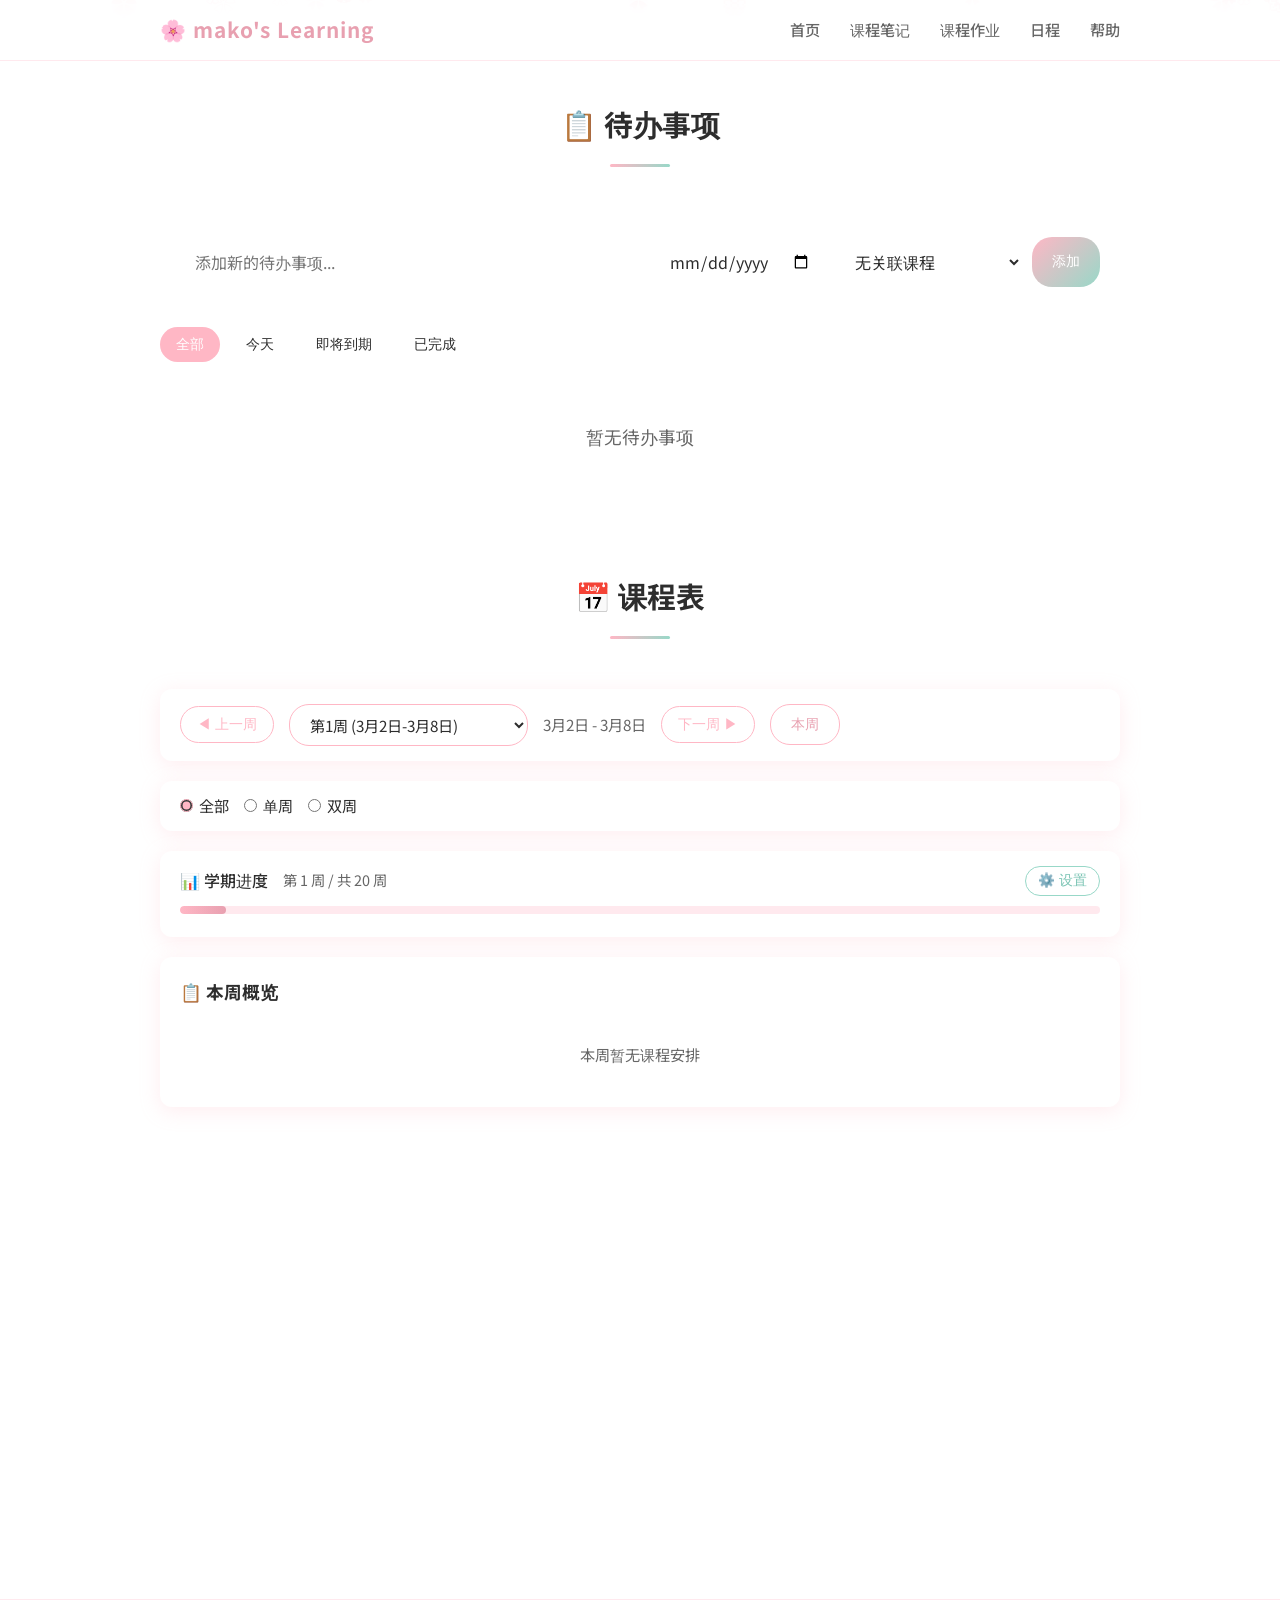
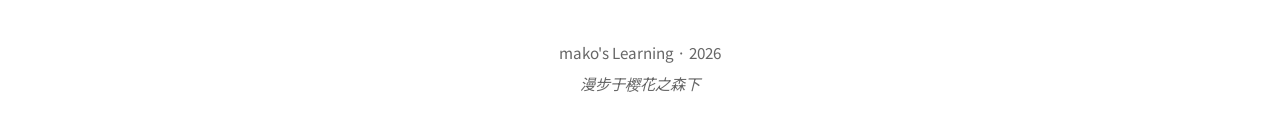
<file: schedule.html>
<!DOCTYPE html>
<html lang="zh-CN">
<head>
  <meta charset="UTF-8">
  <meta name="viewport" content="width=device-width, initial-scale=1.0">
  <title>日程安排 - mako的学习记录</title>
  <link rel="preconnect" href="https://fonts.googleapis.com">
  <link rel="preconnect" href="https://fonts.gstatic.com" crossorigin>
  <link href="https://fonts.googleapis.com/css2?family=Noto+Sans+JP:wght@300;400;500;700&display=swap" rel="stylesheet">
  <link rel="stylesheet" href="styles.css">
</head>
<body>
  <!-- 樱花飘落容器 -->
  <div class="sakura-container" id="sakuraContainer"></div>

  <!-- 导航栏 -->
  <nav class="navbar">
    <div class="nav-content">
      <a href="index.html" class="nav-logo">🌸 mako's Learning</a>
      <ul class="nav-links">
        <li><a href="index.html">首页</a></li>
        <li><a href="notes.html">课程笔记</a></li>
        <li><a href="homework.html">课程作业</a></li>
        <li><a href="schedule.html" class="active">日程</a></li>
        <li><a href="help.html">帮助</a></li>
      </ul>
    </div>
  </nav>

  <!-- 主要内容 -->
  <main class="main-content">
    <!-- 待办事项区 -->
    <section class="section schedule-section">
      <div class="container">
        <h2 class="section-title fade-in">📋 待办事项</h2>

        <!-- 添加待办表单 -->
        <div class="todo-add-form fade-in">
          <input type="text" id="todoInput" class="todo-input" placeholder="添加新的待办事项...">
          <input type="date" id="todoDueDate" class="todo-date-input" title="截止日期" placeholder="截止日期">
          <select id="todoCourse" class="todo-course-select" title="关联课程">
            <option value="">无关联课程</option>
          </select>
          <button type="button" id="addTodoBtn" class="course-btn">添加</button>
        </div>

        <!-- 筛选器 -->
        <div class="todo-filters fade-in">
          <button type="button" class="filter-btn active" data-filter="all">全部</button>
          <button type="button" class="filter-btn" data-filter="today">今天</button>
          <button type="button" class="filter-btn" data-filter="upcoming">即将到期</button>
          <button type="button" class="filter-btn" data-filter="completed">已完成</button>
        </div>

        <!-- 待办列表 -->
        <div class="todo-list" id="todoList">
        </div>
      </div>
    </section>

    <!-- 课程表区 -->
    <section class="section table-section">
      <div class="container">
        <h2 class="section-title fade-in">📅 课程表</h2>

        <!-- 周选择器 -->
        <div class="week-selector fade-in">
          <button type="button" id="prevWeekBtn" class="week-nav-btn">◀ 上一周</button>
          <select id="weekSelect" class="week-select" title="选择学习周次">
            <!-- 周选项将由 JavaScript 渲染 -->
          </select>
          <span id="weekDateRange" class="week-date-range"></span>
          <button type="button" id="nextWeekBtn" class="week-nav-btn">下一周 ▶</button>
          <button type="button" id="todayWeekBtn" class="course-btn-secondary">本周</button>
        </div>

        <!-- 单双周选择 -->
        <div class="week-type-selector fade-in">
          <label><input type="radio" name="weekType" value="all" checked> 全部</label>
          <label><input type="radio" name="weekType" value="odd"> 单周</label>
          <label><input type="radio" name="weekType" value="even"> 双周</label>
        </div>

        <!-- 学期进度条 -->
        <div class="semester-progress fade-in" id="semesterProgress">
          <div class="progress-info">
            <span class="progress-label">📊 学期进度</span>
            <span class="progress-text" id="progressText">第 1 周 / 共 20 周</span>
            <button type="button" class="progress-settings-btn" onclick="openSemesterSettings()">⚙️ 设置</button>
          </div>
          <div class="progress-bar">
            <div class="progress-fill" id="progressFill"></div>
          </div>
        </div>

        <!-- 本周概览 -->
        <div class="week-overview fade-in" id="weekOverview">
          <h3 class="overview-title">📋 本周概览</h3>
          <div class="overview-content" id="overviewContent">
            <!-- 概览内容由 JavaScript 渲染 -->
          </div>
        </div>

        <!-- 课程表 -->
        <div class="table-wrapper fade-in">
          <table class="course-table" id="courseTable">
            <thead>
              <tr>
                <th class="time-col">时间</th>
                <th>周一</th>
                <th>周二</th>
                <th>周三</th>
                <th>周四</th>
                <th>周五</th>
                <th>周六</th>
                <th>周日</th>
              </tr>
            </thead>
            <tbody id="courseTableBody">
            </tbody>
          </table>
        </div>

        <!-- 添加课程项按钮 -->
        <div class="table-add-section fade-in">
          <button type="button" id="addTableItemBtn" class="course-btn">➕ 添加课程项</button>
        </div>
      </div>
    </section>
  </main>

  <!-- 添加课程项模态框 -->
  <div id="addTableItemModal" class="modal">
    <div class="modal-content">
      <div class="modal-header">
        <h3>添加课程</h3>
        <button type="button" class="modal-close" onclick="closeTableItemModal()">&times;</button>
      </div>
      <form id="addTableItemForm" class="modal-form">
        <div class="form-group">
          <label for="tableItemCourse">选择课程 *</label>
          <select id="tableItemCourse" required>
            <option value="">请选择课程</option>
          </select>
        </div>
        <div class="form-group">
          <label for="tableItemDay">星期 *</label>
          <select id="tableItemDay" required>
            <option value="0">周一</option>
            <option value="1">周二</option>
            <option value="2">周三</option>
            <option value="3">周四</option>
            <option value="4">周五</option>
            <option value="5">周六</option>
            <option value="6">周日</option>
          </select>
        </div>
        <div class="form-group">
          <label for="tableItemPeriod">节次 *</label>
          <select id="tableItemPeriod" required>
            <option value="0">1-2 节 (08:00-09:40)</option>
            <option value="1">3-4 节 (10:00-11:40)</option>
            <option value="2">5-6 节 (14:00-15:40)</option>
            <option value="3">7-8 节 (16:00-17:40)</option>
            <option value="4">9-10 节 (18:30-20:00)</option>
            <option value="5">11-12 节 (20:10-21:40)</option>
          </select>
        </div>
        <div class="form-group">
          <label for="tableItemWeekType">周次</label>
          <select id="tableItemWeekType">
            <option value="all">全部周</option>
            <option value="odd">单周</option>
            <option value="even">双周</option>
          </select>
        </div>
        <div class="form-group">
          <label for="tableItemLocation">上课地点</label>
          <input type="text" id="tableItemLocation" placeholder="例如：教学楼A101">
        </div>
        <div class="form-group">
          <label for="tableItemNote">备注</label>
          <input type="text" id="tableItemNote" placeholder="其他备注信息">
        </div>
        <div class="form-actions">
          <button type="button" class="course-btn-secondary" onclick="closeTableItemModal()">取消</button>
          <button type="submit" class="course-btn">添加</button>
        </div>
      </form>
    </div>
  </div>

  <!-- 编辑时间节次模态框 -->
  <div id="editPeriodModal" class="modal">
    <div class="modal-content">
      <div class="modal-header">
        <h3>编辑时间节次</h3>
        <button type="button" class="modal-close" onclick="closePeriodModal()">&times;</button>
      </div>
      <form id="editPeriodForm" class="modal-form">
        <input type="hidden" id="editPeriodId">
        <div class="form-group">
          <label for="editPeriodName">节次名称</label>
          <input type="text" id="editPeriodName" placeholder="例如：1-2节">
        </div>
        <div class="form-group">
          <label for="editPeriodTime">上课时间</label>
          <input type="text" id="editPeriodTime" placeholder="例如：08:00-09:40">
        </div>
        <div class="form-actions">
          <button type="button" class="course-btn-delete" onclick="deletePeriod()">🗑️ 删除</button>
          <button type="button" class="course-btn-secondary" onclick="closePeriodModal()">取消</button>
          <button type="submit" class="course-btn">保存</button>
        </div>
      </form>
    </div>
  </div>

  <!-- 学期设置模态框 -->
  <div id="semesterSettingsModal" class="modal">
    <div class="modal-content modal-content-sm">
      <div class="modal-header">
        <h3>学期设置</h3>
        <button type="button" class="modal-close" onclick="closeSemesterSettings()">&times;</button>
      </div>
      <form id="semesterSettingsForm" class="modal-form">
        <div class="form-group">
          <label for="semesterStartDate">学期开始日期</label>
          <input type="date" id="semesterStartDate" required>
        </div>
        <div class="form-group">
          <label for="semesterTotalWeeks">学期总周数</label>
          <input type="number" id="semesterTotalWeeks" min="1" max="30" value="20" required>
        </div>
        <div class="form-actions">
          <button type="button" class="course-btn-secondary" onclick="closeSemesterSettings()">取消</button>
          <button type="submit" class="course-btn">保存</button>
        </div>
      </form>
    </div>
  </div>

  <!-- 页脚 -->
  <footer class="footer">
    <div class="container">
      <p>mako's Learning · 2026</p>
      <p class="footer-note">漫步于樱花之森下</p>
    </div>
  </footer>

  <script src="courses.js"></script>
  <script src="script.js"></script>
  <script>
    // ===== 待办事项功能 =====
    const TODOS_KEY = 'user_todos';
    let currentFilter = 'all';

    function loadTodos() {
      return JSON.parse(localStorage.getItem(TODOS_KEY) || '[]');
    }

    function saveTodos(todos) {
      localStorage.setItem(TODOS_KEY, JSON.stringify(todos));
    }

    function addTodo(text, dueDate, courseId) {
      const todos = loadTodos();
      const todo = {
        id: 'todo_' + Date.now(),
        text,
        dueDate,
        courseId,
        completed: false,
        createdAt: new Date().toISOString()
      };
      todos.push(todo);
      saveTodos(todos);
      return todo;
    }

    function toggleTodo(todoId) {
      const todos = loadTodos();
      const todo = todos.find(t => t.id === todoId);
      if (todo) {
        todo.completed = !todo.completed;
        saveTodos(todos);
        if (todo.homeworkId) {
          const homework = JSON.parse(localStorage.getItem('course_homework') || '[]');
          const hw = homework.find(h => h.id === todo.homeworkId);
          if (hw) {
            hw.completed = todo.completed;
            localStorage.setItem('course_homework', JSON.stringify(homework));
          }
        }
      }
    }

    function deleteTodo(todoId) {
      const todos = loadTodos();
      const todo = todos.find(t => t.id === todoId);
      const filtered = todos.filter(t => t.id !== todoId);
      saveTodos(filtered);
      if (todo && todo.homeworkId) {
        const homework = JSON.parse(localStorage.getItem('course_homework') || '[]');
        const filteredHw = homework.filter(h => h.id !== todo.homeworkId);
        localStorage.setItem('course_homework', JSON.stringify(filteredHw));
      }
    }

    function getDueDateStatus(dueDate) {
      if (!dueDate) return 'none';
      const today = new Date();
      today.setHours(0, 0, 0, 0);
      const due = new Date(dueDate);
      due.setHours(0, 0, 0, 0);
      const diff = due.getTime() - today.getTime();
      const days = Math.ceil(diff / (1000 * 60 * 60 * 24));
      if (days < 0) return 'overdue';
      if (days === 0) return 'today';
      if (days <= 3) return 'soon';
      return 'future';
    }

    function filterTodos(todos, filter) {
      const today = new Date();
      today.setHours(0, 0, 0, 0);
      return todos.filter(todo => {
        if (filter === 'completed') return todo.completed;
        if (filter === 'today') {
          if (!todo.dueDate || todo.completed) return false;
          const due = new Date(todo.dueDate);
          due.setHours(0, 0, 0, 0);
          return due.getTime() === today.getTime();
        }
        if (filter === 'upcoming') {
          if (!todo.dueDate || todo.completed) return false;
          const due = new Date(todo.dueDate);
          due.setHours(0, 0, 0, 0);
          const diff = due.getTime() - today.getTime();
          return diff >= 0 && diff <= 3 * 24 * 60 * 60 * 1000;
        }
        return true;
      });
    }

    function renderTodos() {
      const todoList = document.getElementById('todoList');
      let todos = loadTodos();
      todos = filterTodos(todos, currentFilter);
      todos.sort((a, b) => {
        if (a.completed !== b.completed) return a.completed ? 1 : -1;
        if (a.dueDate && b.dueDate) return new Date(a.dueDate) - new Date(b.dueDate);
        return 0;
      });

      if (todos.length === 0) {
        todoList.innerHTML = '<div class="todo-empty">暂无待办事项</div>';
        return;
      }

      todoList.innerHTML = todos.map(todo => {
        const status = getDueDateStatus(todo.dueDate);
        const statusClass = status === 'overdue' ? 'overdue' : status === 'today' ? 'today' : status === 'soon' ? 'soon' : '';
        const statusText = status === 'overdue' ? '已过期' : status === 'today' ? '今天到期' : status === 'soon' ? '即将到期' : '';
        const course = getCourseById(todo.courseId);

        return `
          <div class="todo-item ${todo.completed ? 'completed' : ''}">
            <label class="todo-checkbox">
              <input type="checkbox" ${todo.completed ? 'checked' : ''} onchange="handleToggleTodo('${todo.id}')">
              <span class="checkmark"></span>
            </label>
            <div class="todo-content">
              <span class="todo-text">${todo.text}</span>
              <div class="todo-meta">
                ${todo.dueDate ? `<span class="todo-date ${statusClass}">${todo.dueDate} ${statusText}</span>` : ''}
                ${course ? `<span class="todo-course">${course.icon} ${course.name}</span>` : ''}
              </div>
            </div>
            <button type="button" class="todo-delete" onclick="handleDeleteTodo('${todo.id}')">🗑️</button>
          </div>
        `;
      }).join('');
    }

    function handleAddTodo() {
      const input = document.getElementById('todoInput');
      const dateInput = document.getElementById('todoDueDate');
      const courseSelect = document.getElementById('todoCourse');
      const text = input.value.trim();
      if (!text) return;
      addTodo(text, dateInput.value || null, courseSelect.value || null);
      input.value = '';
      dateInput.value = '';
      courseSelect.value = '';
      renderTodos();
    }

    function handleToggleTodo(todoId) {
      toggleTodo(todoId);
      renderTodos();
    }

    function handleDeleteTodo(todoId) {
      if (confirm('确定要删除这个待办吗？')) {
        deleteTodo(todoId);
        renderTodos();
      }
    }

    function initFilterButtons() {
      document.querySelectorAll('.filter-btn').forEach(btn => {
        btn.addEventListener('click', function() {
          document.querySelectorAll('.filter-btn').forEach(b => b.classList.remove('active'));
          this.classList.add('active');
          currentFilter = this.dataset.filter;
          renderTodos();
        });
      });
    }

    function initTodoCourseSelect() {
      const select = document.getElementById('todoCourse');
      const courses = getCoursesArray();
      select.innerHTML = '<option value="">无关联课程</option>' +
        courses.map(c => `<option value="${c.id}">${c.icon} ${c.name}</option>`).join('');
    }

    // ===== 课程表功能 =====
    const TABLE_ITEMS_KEY = 'course_table_items';
    const PERIODS_KEY = 'course_periods';
    const SEMESTER_KEY = 'semester_settings';

    const DEFAULT_SEMESTER = {
      startDate: '2026-03-02',
      totalWeeks: 20
    };

    function getSemesterSettings() {
      const saved = localStorage.getItem(SEMESTER_KEY);
      if (saved) return JSON.parse(saved);
      return DEFAULT_SEMESTER;
    }

    function saveSemesterSettings(settings) {
      localStorage.setItem(SEMESTER_KEY, JSON.stringify(settings));
    }

    const DEFAULT_PERIODS = [
      { id: 0, name: '1-2节', time: '08:00-09:40' },
      { id: 1, name: '3-4节', time: '10:00-11:40' },
      { id: 2, name: '5-6节', time: '14:00-15:40' },
      { id: 3, name: '7-8节', time: '16:00-17:40' },
      { id: 4, name: '9-10节', time: '18:30-20:00' },
      { id: 5, name: '11-12节', time: '20:10-21:40' }
    ];

    function getPeriods() {
      const saved = localStorage.getItem(PERIODS_KEY);
      if (saved) return JSON.parse(saved);
      return DEFAULT_PERIODS;
    }

    function savePeriods(periods) {
      localStorage.setItem(PERIODS_KEY, JSON.stringify(periods));
    }

    const PERIODS = getPeriods();
    const DAYS = ['周一', '周二', '周三', '周四', '周五', '周六', '周日'];

    let currentWeekOffset = 0;
    let currentWeekType = 'all';

    function loadTableItems() {
      return JSON.parse(localStorage.getItem(TABLE_ITEMS_KEY) || '[]');
    }

    function saveTableItems(items) {
      localStorage.setItem(TABLE_ITEMS_KEY, JSON.stringify(items));
    }

    function getWeekNumber(weekOffset) {
      return weekOffset + 1;
    }

    function isCurrentWeekOdd(weekOffset) {
      const weekNum = getWeekNumber(weekOffset);
      return weekNum % 2 === 1;
    }

    function getWeekStartDate(weekOffset) {
      const semester = getSemesterSettings();
      const d = new Date(semester.startDate);
      d.setDate(d.getDate() + weekOffset * 7);
      return d;
    }

    function getWeekEndDate(weekOffset) {
      const d = getWeekStartDate(weekOffset);
      d.setDate(d.getDate() + 6);
      return d;
    }

    function formatDate(d) {
      return `${d.getMonth() + 1}月${d.getDate()}日`;
    }

    function renderWeekSelect() {
      const select = document.getElementById('weekSelect');
      const options = [];
      for (let i = -10; i <= 20; i++) {
        const start = getWeekStartDate(i);
        const end = getWeekEndDate(i);
        const label = `第${getWeekNumber(i)}周 (${formatDate(start)}-${formatDate(end)})`;
        options.push(`<option value="${i}">${label}</option>`);
      }
      select.innerHTML = options.join('');
      select.value = currentWeekOffset;
    }

    function updateWeekDateRange() {
      const start = getWeekStartDate(currentWeekOffset);
      const end = getWeekEndDate(currentWeekOffset);
      document.getElementById('weekDateRange').textContent = `${formatDate(start)} - ${formatDate(end)}`;
    }

    function renderCourseTable() {
      const tbody = document.getElementById('courseTableBody');
      const items = loadTableItems();
      const weekNum = getWeekNumber(currentWeekOffset);
      const isOddWeek = weekNum % 2 === 1;

      let html = '';
      const periods = getPeriods();
      periods.forEach((period, pIndex) => {
        html += '<tr>';
        html += `<td class="time-cell clickable" onclick="openPeriodModal(${period.id})">
          <div class="period-name">${period.name}</div>
          <div class="period-time">${period.time}</div>
        </td>`;

        DAYS.forEach((day, dIndex) => {
          const cellItems = items.filter(item => {
            if (item.day != dIndex || item.period != pIndex) return false;
            if (item.weekType === 'all') return true;
            if (item.weekType === 'odd') return isOddWeek;
            if (item.weekType === 'even') return !isOddWeek;
            return true;
          });

          if (cellItems.length === 0) {
            html += `<td class="course-cell empty-cell" data-day="${dIndex}" data-period="${pIndex}" onclick="openTableItemModal(${dIndex}, ${pIndex})">+</td>`;
          } else {
            html += `<td class="course-cell" data-day="${dIndex}" data-period="${pIndex}">`;
            cellItems.forEach(item => {
              const course = getCourseById(item.courseId);
              const courseName = course ? course.name : item.courseName || '未知课程';
              const courseIcon = course ? course.icon : '📚';
              const weekTypeLabel = item.weekType === 'odd' ? '(单)' : item.weekType === 'even' ? '(双)' : '';
              const isActive = item.weekType === 'all' || (item.weekType === 'odd' === isOddWeek);
              const opacity = isActive ? '' : 'class="dimmed"';

              html += `
                <div class="table-course-item ${isActive ? '' : 'dimmed'}" onclick="event.stopPropagation()">
                  <span class="table-course-icon">${courseIcon}</span>
                  <span class="table-course-name">${courseName} ${weekTypeLabel}</span>
                  ${item.location ? `<span class="table-course-location">📍${item.location}</span>` : ''}
                  ${item.note ? `<span class="table-course-note">${item.note}</span>` : ''}
                  <button class="table-course-delete" onclick="deleteTableItem('${item.id}')">×</button>
                </div>
              `;
            });
            html += '</td>';
          }
        });
        html += '</tr>';
      });
      tbody.innerHTML = html;
    }

    function openTableItemModal(day = null, period = null) {
      const courseSelect = document.getElementById('tableItemCourse');
      const courses = getCoursesArray();
      courseSelect.innerHTML = '<option value="">请选择课程</option>' +
        courses.map(c => `<option value="${c.id}">${c.icon} ${c.name}</option>`).join('');

      if (day !== null) document.getElementById('tableItemDay').value = day;
      if (period !== null) document.getElementById('tableItemPeriod').value = period;

      document.getElementById('addTableItemModal').style.display = 'flex';
    }

    function closeTableItemModal() {
      document.getElementById('addTableItemModal').style.display = 'none';
    }

    function handleAddTableItem(e) {
      e.preventDefault();
      const courseId = document.getElementById('tableItemCourse').value;
      const day = parseInt(document.getElementById('tableItemDay').value);
      const period = parseInt(document.getElementById('tableItemPeriod').value);
      const weekType = document.getElementById('tableItemWeekType').value;
      const location = document.getElementById('tableItemLocation').value.trim();
      const note = document.getElementById('tableItemNote').value.trim();

      if (!courseId) {
        alert('请选择课程');
        return;
      }

      const items = loadTableItems();
      const course = getCourseById(courseId);
      items.push({
        id: 'ti_' + Date.now(),
        courseId,
        courseName: course ? course.name : '',
        day,
        period,
        weekType,
        location,
        note,
        createdAt: new Date().toISOString()
      });
      saveTableItems(items);
      closeTableItemModal();
      renderCourseTable();

      document.getElementById('addTableItemForm').reset();
    }

    function deleteTableItem(itemId) {
      if (!confirm('确定要删除这个课程项吗？')) return;
      const items = loadTableItems();
      const filtered = items.filter(item => item.id !== itemId);
      saveTableItems(filtered);
      renderCourseTable();
    }

    // 时间节次编辑
    let editingPeriodId = null;

    function openPeriodModal(periodId) {
      editingPeriodId = periodId;
      const periods = getPeriods();
      const period = periods.find(p => p.id === periodId);
      if (!period) return;
      document.getElementById('editPeriodId').value = periodId;
      document.getElementById('editPeriodName').value = period.name;
      document.getElementById('editPeriodTime').value = period.time;
      document.getElementById('editPeriodModal').style.display = 'flex';
    }

    function closePeriodModal() {
      document.getElementById('editPeriodModal').style.display = 'none';
      editingPeriodId = null;
    }

    function handleEditPeriod(e) {
      e.preventDefault();
      const periodId = parseInt(document.getElementById('editPeriodId').value);
      const name = document.getElementById('editPeriodName').value.trim();
      const time = document.getElementById('editPeriodTime').value.trim();
      if (!name || !time) {
        alert('请填写节次名称和时间');
        return;
      }
      const periods = getPeriods();
      const idx = periods.findIndex(p => p.id === periodId);
      if (idx !== -1) {
        periods[idx].name = name;
        periods[idx].time = time;
        savePeriods(periods);
        closePeriodModal();
        renderCourseTable();
      }
    }

    function deletePeriod() {
      if (!confirm('确定要删除这个时间节次吗？课程表中的课程项不会被删除。')) return;
      const periodId = parseInt(document.getElementById('editPeriodId').value);
      const periods = getPeriods();
      const filtered = periods.filter(p => p.id !== periodId);
      savePeriods(filtered);
      closePeriodModal();
      renderCourseTable();
    }

    // 学期设置
    function openSemesterSettings() {
      const semester = getSemesterSettings();
      document.getElementById('semesterStartDate').value = semester.startDate;
      document.getElementById('semesterTotalWeeks').value = semester.totalWeeks;
      document.getElementById('semesterSettingsModal').style.display = 'flex';
    }

    function closeSemesterSettings() {
      document.getElementById('semesterSettingsModal').style.display = 'none';
    }

    function handleSemesterSettings(e) {
      e.preventDefault();
      const startDate = document.getElementById('semesterStartDate').value;
      const totalWeeks = parseInt(document.getElementById('semesterTotalWeeks').value);
      saveSemesterSettings({ startDate, totalWeeks });
      closeSemesterSettings();
      renderWeekSelect();
      updateWeekDateRange();
      updateSemesterProgress();
      renderWeekOverview();
      renderCourseTable();
    }

    // 学期进度更新
    function updateSemesterProgress() {
      const semester = getSemesterSettings();
      const weekNum = getWeekNumber(currentWeekOffset);
      const totalWeeks = semester.totalWeeks;
      const percent = Math.min(100, Math.max(0, (weekNum / totalWeeks) * 100));

      document.getElementById('progressText').textContent = `第 ${weekNum} 周 / 共 ${totalWeeks} 周`;
      document.getElementById('progressFill').style.width = percent + '%';
    }

    // 本周概览渲染
    function renderWeekOverview() {
      const container = document.getElementById('overviewContent');
      const items = loadTableItems();
      const semester = getSemesterSettings();
      const weekNum = getWeekNumber(currentWeekOffset);
      const isOddWeek = weekNum % 2 === 1;

      // 获取本周每天的课程
      const weekCourses = [];
      for (let d = 0; d < 7; d++) {
        const dayCourses = items.filter(item => {
          if (item.day != d) return false;
          if (item.weekType === 'all') return true;
          if (item.weekType === 'odd') return isOddWeek;
          if (item.weekType === 'even') return !isOddWeek;
          return true;
        });
        if (dayCourses.length > 0) {
          weekCourses.push({ day: DAYS[d], courses: dayCourses });
        }
      }

      if (weekCourses.length === 0) {
        container.innerHTML = '<p class="overview-empty">本周暂无课程安排</p>';
        return;
      }

      let html = '<div class="overview-list">';
      weekCourses.forEach(({ day, courses }) => {
        html += `<div class="overview-day">
          <div class="overview-day-name">${day}</div>
          <div class="overview-day-courses">`;
        courses.forEach(item => {
          const course = getCourseById(item.courseId);
          const period = getPeriods().find(p => p.id === item.period);
          const periodName = period ? period.name : '';
          const courseName = course ? `${course.icon} ${course.name}` : item.courseName || '未知课程';
          html += `<div class="overview-course-item">
            <span class="overview-period">${periodName}</span>
            <span class="overview-name">${courseName}</span>
            ${item.location ? `<span class="overview-location">📍${item.location}</span>` : ''}
          </div>`;
        });
        html += '</div></div>';
      });
      html += '</div>';
      container.innerHTML = html;
    }

    // 初始化
    document.addEventListener('DOMContentLoaded', function() {
      // 待办事项初始化
      initTodoCourseSelect();
      initFilterButtons();
      renderTodos();
      document.getElementById('addTodoBtn').addEventListener('click', handleAddTodo);
      document.getElementById('todoInput').addEventListener('keypress', function(e) {
        if (e.key === 'Enter') handleAddTodo();
      });

      // 课程表初始化
      renderWeekSelect();
      updateWeekDateRange();
      renderCourseTable();

      // 周导航
      document.getElementById('prevWeekBtn').addEventListener('click', function() {
        currentWeekOffset--;
        renderWeekSelect();
        updateWeekDateRange();
        renderCourseTable();
      });

      document.getElementById('nextWeekBtn').addEventListener('click', function() {
        currentWeekOffset++;
        renderWeekSelect();
        updateWeekDateRange();
        renderCourseTable();
      });

      document.getElementById('todayWeekBtn').addEventListener('click', function() {
        currentWeekOffset = 0;
        renderWeekSelect();
        updateWeekDateRange();
        renderCourseTable();
      });

      document.getElementById('weekSelect').addEventListener('change', function() {
        currentWeekOffset = parseInt(this.value);
        updateWeekDateRange();
        renderCourseTable();
      });

      document.querySelectorAll('input[name="weekType"]').forEach(radio => {
        radio.addEventListener('change', function() {
          currentWeekType = this.value;
          renderCourseTable();
        });
      });

      // 添加课程项
      document.getElementById('addTableItemBtn').addEventListener('click', function() {
        openTableItemModal();
      });

      document.getElementById('addTableItemForm').addEventListener('submit', handleAddTableItem);
      document.getElementById('addTableItemModal').addEventListener('click', function(e) {
        if (e.target === this) closeTableItemModal();
      });

      // 时间节次编辑
      document.getElementById('editPeriodForm').addEventListener('submit', handleEditPeriod);
      document.getElementById('editPeriodModal').addEventListener('click', function(e) {
        if (e.target === this) closePeriodModal();
      });

      // 学期设置
      document.getElementById('semesterSettingsForm').addEventListener('submit', handleSemesterSettings);
      document.getElementById('semesterSettingsModal').addEventListener('click', function(e) {
        if (e.target === this) closeSemesterSettings();
      });

      // 初始化学期进度和本周概览
      updateSemesterProgress();
      renderWeekOverview();
    });
  </script>
</body>
</html>
</file>
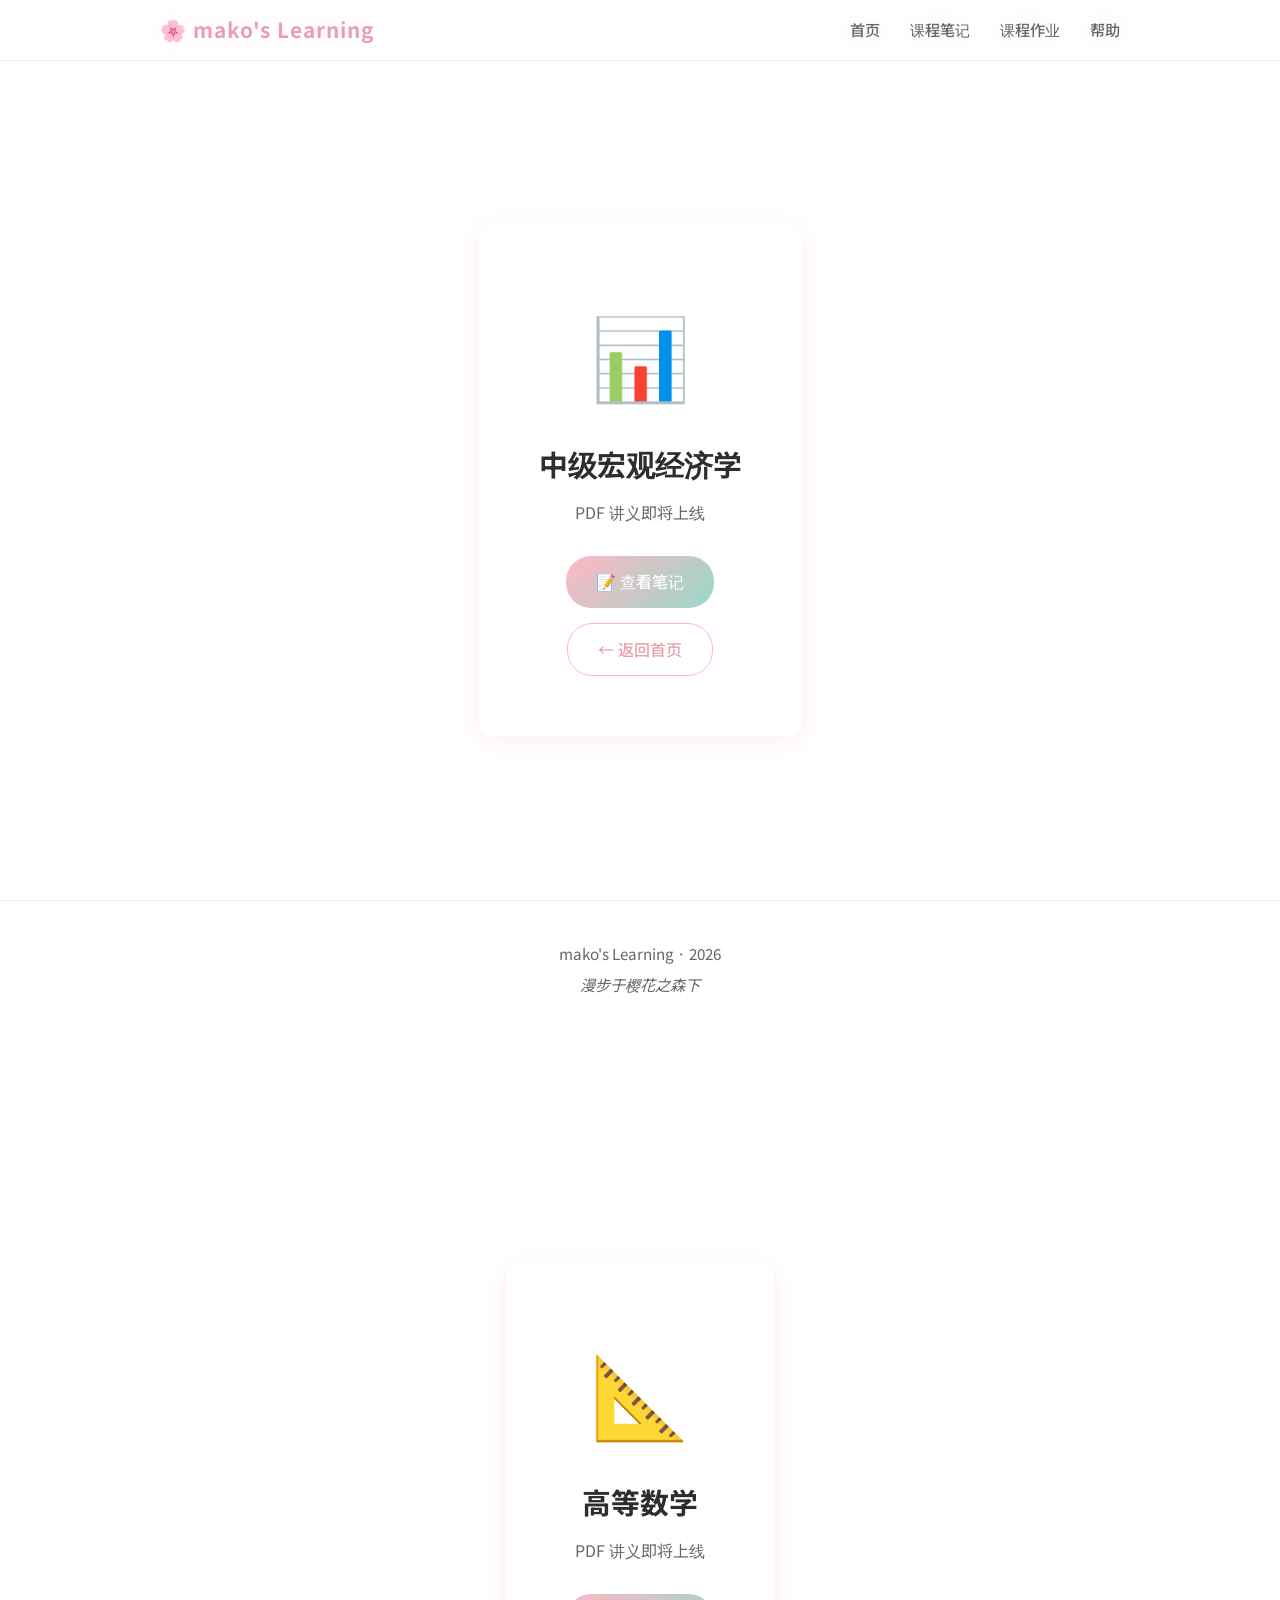
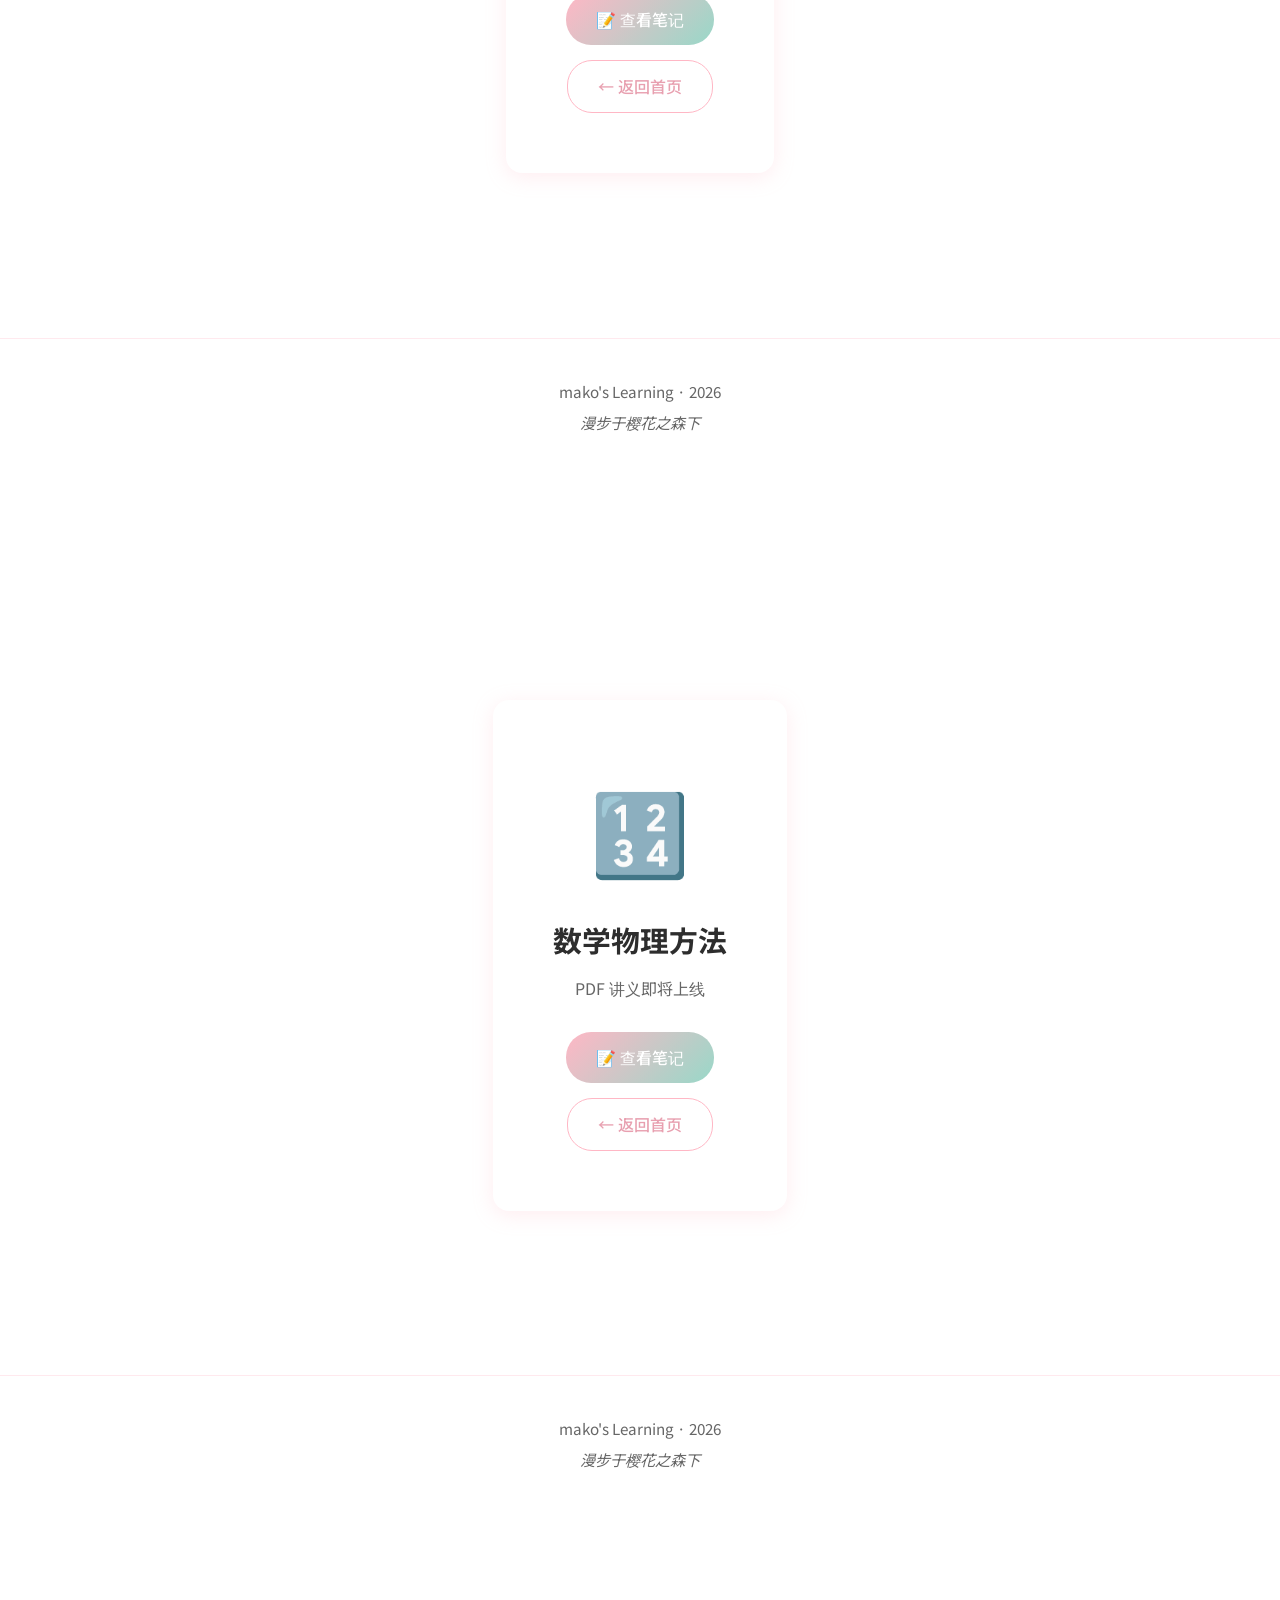
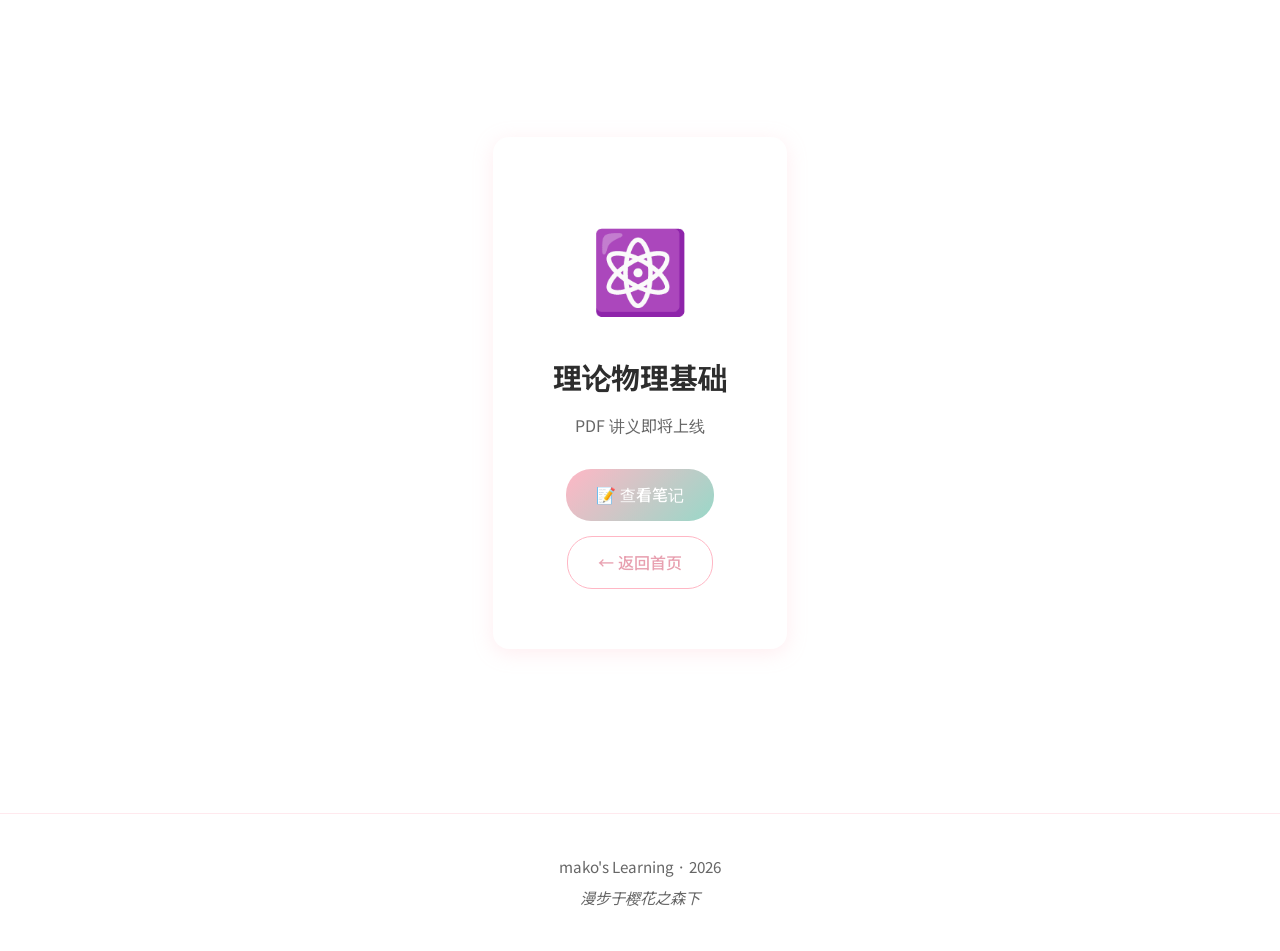
<file: pdf/macro.html>
<!DOCTYPE html>
<html lang="zh-CN">
<head>
  <meta charset="UTF-8">
  <meta name="viewport" content="width=device-width, initial-scale=1.0">
  <title>中级宏观经济学 PDF - mako的学习记录</title>
  <link rel="preconnect" href="https://fonts.googleapis.com">
  <link rel="preconnect" href="https://fonts.gstatic.com" crossorigin>
  <link href="https://fonts.googleapis.com/css2?family=Noto+Sans+JP:wght@300;400;500;700&display=swap" rel="stylesheet">
  <link rel="stylesheet" href="../styles.css">
</head>
<body>
  <div class="sakura-container" id="sakuraContainer"></div>

  <nav class="navbar">
    <div class="nav-content">
      <a href="../index.html" class="nav-logo">🌸 mako's Learning</a>
      <ul class="nav-links">
        <li><a href="../index.html">首页</a></li>
        <li><a href="../notes.html">课程笔记</a></li>
        <li><a href="../homework.html">课程作业</a></li>
        <li><a href="../help.html">帮助</a></li>
      </ul>
    </div>
  </nav>

  <main class="main-content">
    <section class="section pdf-placeholder-section">
      <div class="container">
        <div class="pdf-placeholder-card fade-in">
          <span class="placeholder-icon">📊</span>
          <h1>中级宏观经济学</h1>
          <p>PDF 讲义即将上线</p>
          <div class="placeholder-actions">
            <a href="../notes.html?course=macro" class="placeholder-btn">📝 查看笔记</a>
            <a href="../index.html" class="placeholder-btn-secondary">← 返回首页</a>
          </div>
        </div>
      </div>
    </section>
  </main>

  <footer class="footer">
    <div class="container">
      <p>mako's Learning · 2026</p>
      <p class="footer-note">漫步于樱花之森下</p>
    </div>
  </footer>

  <script src="../script.js"></script>
</body>
</html>

<!DOCTYPE html>
<html lang="zh-CN">
<head>
  <meta charset="UTF-8">
  <meta name="viewport" content="width=device-width, initial-scale=1.0">
  <title>高等数学 PDF - mako的学习记录</title>
  <link rel="preconnect" href="https://fonts.googleapis.com">
  <link rel="preconnect" href="https://fonts.gstatic.com" crossorigin>
  <link href="https://fonts.googleapis.com/css2?family=Noto+Sans+JP:wght@300;400;500;700&display=swap" rel="stylesheet">
  <link rel="stylesheet" href="../styles.css">
</head>
<body>
  <div class="sakura-container" id="sakuraContainer"></div>

  <nav class="navbar">
    <div class="nav-content">
      <a href="../index.html" class="nav-logo">🌸 mako's Learning</a>
      <ul class="nav-links">
        <li><a href="../index.html">首页</a></li>
        <li><a href="../notes.html">课程笔记</a></li>
        <li><a href="../homework.html">课程作业</a></li>
        <li><a href="../help.html">帮助</a></li>
      </ul>
    </div>
  </nav>

  <main class="main-content">
    <section class="section pdf-placeholder-section">
      <div class="container">
        <div class="pdf-placeholder-card fade-in">
          <span class="placeholder-icon">📐</span>
          <h1>高等数学</h1>
          <p>PDF 讲义即将上线</p>
          <div class="placeholder-actions">
            <a href="../notes.html?course=math" class="placeholder-btn">📝 查看笔记</a>
            <a href="../index.html" class="placeholder-btn-secondary">← 返回首页</a>
          </div>
        </div>
      </div>
    </section>
  </main>

  <footer class="footer">
    <div class="container">
      <p>mako's Learning · 2026</p>
      <p class="footer-note">漫步于樱花之森下</p>
    </div>
  </footer>

  <script src="../script.js"></script>
</body>
</html>

<!DOCTYPE html>
<html lang="zh-CN">
<head>
  <meta charset="UTF-8">
  <meta name="viewport" content="width=device-width, initial-scale=1.0">
  <title>数学物理方法 PDF - mako的学习记录</title>
  <link rel="preconnect" href="https://fonts.googleapis.com">
  <link rel="preconnect" href="https://fonts.gstatic.com" crossorigin>
  <link href="https://fonts.googleapis.com/css2?family=Noto+Sans+JP:wght@300;400;500;700&display=swap" rel="stylesheet">
  <link rel="stylesheet" href="../styles.css">
</head>
<body>
  <div class="sakura-container" id="sakuraContainer"></div>

  <nav class="navbar">
    <div class="nav-content">
      <a href="../index.html" class="nav-logo">🌸 mako's Learning</a>
      <ul class="nav-links">
        <li><a href="../index.html">首页</a></li>
        <li><a href="../notes.html">课程笔记</a></li>
        <li><a href="../homework.html">课程作业</a></li>
        <li><a href="../help.html">帮助</a></li>
      </ul>
    </div>
  </nav>

  <main class="main-content">
    <section class="section pdf-placeholder-section">
      <div class="container">
        <div class="pdf-placeholder-card fade-in">
          <span class="placeholder-icon">🔢</span>
          <h1>数学物理方法</h1>
          <p>PDF 讲义即将上线</p>
          <div class="placeholder-actions">
            <a href="../notes.html?course=mathmethods" class="placeholder-btn">📝 查看笔记</a>
            <a href="../index.html" class="placeholder-btn-secondary">← 返回首页</a>
          </div>
        </div>
      </div>
    </section>
  </main>

  <footer class="footer">
    <div class="container">
      <p>mako's Learning · 2026</p>
      <p class="footer-note">漫步于樱花之森下</p>
    </div>
  </footer>

  <script src="../script.js"></script>
</body>
</html>

<!DOCTYPE html>
<html lang="zh-CN">
<head>
  <meta charset="UTF-8">
  <meta name="viewport" content="width=device-width, initial-scale=1.0">
  <title>理论物理基础 PDF - mako的学习记录</title>
  <link rel="preconnect" href="https://fonts.googleapis.com">
  <link rel="preconnect" href="https://fonts.gstatic.com" crossorigin>
  <link href="https://fonts.googleapis.com/css2?family=Noto+Sans+JP:wght@300;400;500;700&display=swap" rel="stylesheet">
  <link rel="stylesheet" href="../styles.css">
</head>
<body>
  <div class="sakura-container" id="sakuraContainer"></div>

  <nav class="navbar">
    <div class="nav-content">
      <a href="../index.html" class="nav-logo">🌸 mako's Learning</a>
      <ul class="nav-links">
        <li><a href="../index.html">首页</a></li>
        <li><a href="../notes.html">课程笔记</a></li>
        <li><a href="../homework.html">课程作业</a></li>
        <li><a href="../help.html">帮助</a></li>
      </ul>
    </div>
  </nav>

  <main class="main-content">
    <section class="section pdf-placeholder-section">
      <div class="container">
        <div class="pdf-placeholder-card fade-in">
          <span class="placeholder-icon">⚛️</span>
          <h1>理论物理基础</h1>
          <p>PDF 讲义即将上线</p>
          <div class="placeholder-actions">
            <a href="../notes.html?course=theophy" class="placeholder-btn">📝 查看笔记</a>
            <a href="../index.html" class="placeholder-btn-secondary">← 返回首页</a>
          </div>
        </div>
      </div>
    </section>
  </main>

  <footer class="footer">
    <div class="container">
      <p>mako's Learning · 2026</p>
      <p class="footer-note">漫步于樱花之森下</p>
    </div>
  </footer>

  <script src="../script.js"></script>
</body>
</html>
</file>
<file: styles.css>
/* ===== 基础重置 ===== */
* {
  margin: 0;
  padding: 0;
  box-sizing: border-box;
}

/* ===== 变量定义 ===== */
:root {
  --sakura-pink: #FFB7C5;
  --sakura-dark: #E8A0B0;
  --mint-green: #98D8C8;
  --mint-dark: #7BC4B4;
  --bg-light: #FAFAFA;
  --bg-card: #FFFFFF;
  --text-dark: #2D2D2D;
  --text-light: #666666;
  --shadow-soft: 0 4px 20px rgba(255, 183, 197, 0.25);
  --shadow-hover: 0 8px 30px rgba(255, 183, 197, 0.4);
  --radius: 16px;
  --radius-sm: 8px;
}

/* ===== 基础样式 ===== */
html {
  scroll-behavior: smooth;
}

body {
  font-family: 'Noto Sans JP', -apple-system, BlinkMacSystemFont, sans-serif;
  background-image: url('https://minimax-algeng-chat-tts.oss-cn-wulanchabu.aliyuncs.com/ccv2%2F2026-03-27%2FMiniMax-M2.7%2F2037129075998335940%2F488f455ad32b685db8b9bcf4ea36422b11855af4589159b053cc45654388afa8..png?Expires=1774684676&OSSAccessKeyId=LTAI5tGLnRTkBjLuYPjNcKQ8&Signature=gM%2FyZGVJml5pudh5bgWc%2BcHPnF4%3D');
  background-size: cover;
  background-position: center;
  background-attachment: fixed;
  background-repeat: no-repeat;
  color: var(--text-dark);
  line-height: 1.7;
  overflow-x: hidden;
}

a {
  text-decoration: none;
  color: inherit;
}

ul {
  list-style: none;
}

.container {
  max-width: 1000px;
  margin: 0 auto;
  padding: 0 20px;
}

/* ===== 樱花飘落动画 ===== */
.sakura-container {
  position: fixed;
  top: 0;
  left: 0;
  width: 100%;
  height: 100%;
  pointer-events: none;
  z-index: 0;
  overflow: hidden;
}

.sakura {
  position: absolute;
  top: -20px;
  color: var(--sakura-pink);
  opacity: 0.7;
  font-size: 20px;
  animation: fall linear infinite;
}

@keyframes fall {
  0% {
    transform: translateY(-20px) rotate(0deg) translateX(0);
    opacity: 0.7;
  }
  100% {
    transform: translateY(100vh) rotate(360deg) translateX(100px);
    opacity: 0.2;
  }
}

/* ===== 导航栏 ===== */
.navbar {
  position: fixed;
  top: 0;
  left: 0;
  right: 0;
  z-index: 100;
  background: rgba(255, 255, 255, 0.85);
  -webkit-backdrop-filter: blur(10px);
  backdrop-filter: blur(10px);
  border-bottom: 1px solid rgba(255, 183, 197, 0.3);
}

.nav-content {
  max-width: 1000px;
  margin: 0 auto;
  padding: 0 20px;
  display: flex;
  justify-content: space-between;
  align-items: center;
  height: 60px;
}

.nav-logo {
  font-size: 1.3rem;
  font-weight: 700;
  color: var(--sakura-dark);
  letter-spacing: 1px;
}

.nav-links {
  display: flex;
  gap: 30px;
}

.nav-links a {
  font-size: 0.95rem;
  font-weight: 500;
  color: var(--text-light);
  transition: color 0.3s ease;
  position: relative;
}

.nav-links a::after {
  content: '';
  position: absolute;
  bottom: -4px;
  left: 0;
  width: 0;
  height: 2px;
  background: var(--sakura-pink);
  transition: width 0.3s ease;
}

.nav-links a:hover {
  color: var(--sakura-dark);
}

.nav-links a:hover::after {
  width: 100%;
}

/* ===== 主内容区 ===== */
.main-content {
  position: relative;
  z-index: 1;
  padding-top: 60px;
}

.section {
  padding: 80px 0;
}

/* ===== 区块标题头部（标题+按钮） ===== */
.section-header {
  display: flex;
  justify-content: space-between;
  align-items: center;
  margin-bottom: 30px;
}

.section-header .section-title {
  margin-bottom: 0;
}

.section-header .section-title::after {
  display: none;
}

/* ===== 通用标题 ===== */
.section-title {
  text-align: center;
  font-size: 1.8rem;
  font-weight: 700;
  color: var(--text-dark);
  margin-bottom: 50px;
  position: relative;
}

.section-title::after {
  content: '';
  display: block;
  width: 60px;
  height: 3px;
  background: linear-gradient(90deg, var(--sakura-pink), var(--mint-green));
  margin: 15px auto 0;
  border-radius: 2px;
}

/* ===== 淡入动画 ===== */
.fade-in {
  opacity: 0;
  transform: translateY(20px);
  transition: opacity 0.6s ease, transform 0.6s ease;
}

.fade-in.visible {
  opacity: 1;
  transform: translateY(0);
}

/* ===== 课程介绍区 ===== */
.course-info-section {
  min-height: calc(100vh - 60px);
  display: flex;
  align-items: center;
  background: rgba(255, 255, 255, 0.75);
}

.course-info-card {
  background: var(--bg-card);
  border-radius: var(--radius);
  box-shadow: var(--shadow-soft);
  padding: 50px;
  max-width: 800px;
  margin: 0 auto;
  text-align: center;
}

.course-title {
  font-size: 2.5rem;
  font-weight: 700;
  color: var(--sakura-dark);
  margin-bottom: 10px;
}

.course-subtitle {
  font-size: 1rem;
  color: var(--text-light);
  margin-bottom: 30px;
}

.course-highlights {
  display: flex;
  flex-wrap: wrap;
  justify-content: center;
  gap: 15px;
  margin-bottom: 35px;
}

.highlight-item {
  display: flex;
  align-items: center;
  gap: 8px;
  padding: 10px 20px;
  background: linear-gradient(135deg, rgba(255, 183, 197, 0.2), rgba(152, 216, 200, 0.2));
  border-radius: 25px;
  font-size: 0.95rem;
  font-weight: 500;
  color: var(--text-dark);
}

.highlight-icon {
  font-size: 1.2rem;
}

.course-details {
  text-align: left;
  border-top: 1px solid rgba(255, 183, 197, 0.3);
  padding-top: 30px;
  margin-bottom: 30px;
}

.detail-row {
  display: flex;
  justify-content: space-between;
  padding: 10px 0;
  border-bottom: 1px solid rgba(0, 0, 0, 0.05);
}

.detail-label {
  font-weight: 500;
  color: var(--text-dark);
}

.detail-value {
  color: var(--text-light);
}

.course-assessment h3 {
  font-size: 1.1rem;
  color: var(--text-dark);
  margin-bottom: 20px;
}

.assessment-grid {
  display: grid;
  grid-template-columns: 1fr 1fr;
  gap: 20px;
}

.assessment-item {
  padding: 20px;
  background: linear-gradient(135deg, rgba(255, 183, 197, 0.15), rgba(152, 216, 200, 0.15));
  border-radius: var(--radius);
  text-align: center;
}

.assessment-percent {
  display: block;
  font-size: 2rem;
  font-weight: 700;
  color: var(--sakura-dark);
  margin-bottom: 5px;
}

.assessment-desc {
  font-size: 0.9rem;
  color: var(--text-light);
  line-height: 1.5;
}

/* ===== 个人介绍区 ===== */
.about-section {
  min-height: calc(100vh - 60px);
  display: flex;
  align-items: center;
  background: rgba(255, 255, 255, 0.7);
}

.about-card {
  background: var(--bg-card);
  border-radius: var(--radius);
  box-shadow: var(--shadow-soft);
  padding: 50px;
  display: flex;
  gap: 50px;
  align-items: center;
  max-width: 800px;
  margin: 0 auto;
  position: relative;
}

.edit-profile-btn {
  position: absolute;
  top: 20px;
  right: 20px;
  background: var(--sakura-pink);
  color: white;
  border: none;
  border-radius: 20px;
  padding: 8px 16px;
  font-size: 0.85rem;
  cursor: pointer;
  opacity: 0.8;
  transition: opacity 0.2s;
}

.edit-profile-btn:hover {
  opacity: 1;
}

.avatar-wrapper {
  flex-shrink: 0;
}

.avatar {
  width: 140px;
  height: 140px;
  border-radius: 50%;
  background: linear-gradient(135deg, var(--sakura-pink), var(--mint-green));
  display: flex;
  align-items: center;
  justify-content: center;
  font-size: 60px;
  box-shadow: 0 0 30px rgba(255, 183, 197, 0.5);
  border: 4px solid var(--bg-card);
}

.about-info {
  flex: 1;
}

.name {
  font-size: 2rem;
  font-weight: 700;
  color: var(--text-dark);
  margin-bottom: 5px;
}

.nickname {
  font-size: 1rem;
  color: var(--text-light);
  margin-bottom: 20px;
}

.bio {
  font-size: 1rem;
  color: var(--text-light);
  line-height: 1.8;
  margin-bottom: 25px;
}

.github-link {
  display: inline-flex;
  align-items: center;
  gap: 8px;
  padding: 12px 24px;
  background: var(--text-dark);
  color: white;
  border-radius: 30px;
  font-size: 0.95rem;
  font-weight: 500;
  transition: all 0.3s ease;
}

.github-link:hover {
  background: var(--sakura-dark);
  transform: translateY(-2px);
  box-shadow: 0 5px 20px rgba(255, 183, 197, 0.4);
}

.about-links {
  display: flex;
  gap: 10px;
}

/* ===== 首页课程卡片 ===== */
.course-card-main {
  background: var(--bg-card);
  border-radius: var(--radius);
  padding: 25px;
  box-shadow: var(--shadow-soft);
  transition: all 0.3s ease;
  border: 2px solid transparent;
}

.course-card-main:hover {
  transform: translateY(-5px);
  box-shadow: var(--shadow-hover);
  border-color: var(--sakura-pink);
}

.course-edit-btn {
  position: absolute;
  top: 15px;
  right: 15px;
  background: rgba(255, 255, 255, 0.9);
  border: 1px solid var(--border-color);
  border-radius: 50%;
  width: 32px;
  height: 32px;
  font-size: 0.9rem;
  cursor: pointer;
  opacity: 0.6;
  transition: all 0.2s;
  display: flex;
  align-items: center;
  justify-content: center;
}

.course-card-main:hover .course-edit-btn {
  opacity: 1;
}

.course-edit-btn:hover {
  background: var(--sakura-pink);
  color: white;
}

.course-card-header {
  display: flex;
  align-items: center;
  gap: 15px;
  margin-bottom: 15px;
}

.course-card-header .course-icon {
  font-size: 2.5rem;
}

.course-card-header .course-info {
  flex: 1;
}

.course-card-header .course-info h3 {
  font-size: 1.2rem;
  font-weight: 600;
  color: var(--text-dark);
  margin-bottom: 5px;
}

.course-progress {
  margin: 20px 0;
}

.progress-bar {
  height: 8px;
  background: rgba(255, 183, 197, 0.2);
  border-radius: 4px;
  overflow: hidden;
  margin-bottom: 8px;
}

.progress-fill {
  height: 100%;
  background: linear-gradient(90deg, var(--sakura-pink), var(--mint-green));
  border-radius: 4px;
  transition: width 0.3s ease;
}

.progress-10 { width: 10%; }
.progress-20 { width: 20%; }
.progress-30 { width: 30%; }
.progress-40 { width: 40%; }
.progress-50 { width: 50%; }
.progress-60 { width: 60%; }
.progress-70 { width: 70%; }
.progress-80 { width: 80%; }
.progress-90 { width: 90%; }
.progress-100 { width: 100%; }

.progress-text {
  font-size: 0.85rem;
  color: var(--text-light);
}

.course-actions {
  display: flex;
  gap: 10px;
  margin-top: 15px;
}

.course-btn {
  display: inline-block;
  padding: 10px 20px;
  background: linear-gradient(135deg, var(--sakura-pink), var(--mint-green));
  color: white;
  border-radius: 20px;
  font-size: 0.9rem;
  font-weight: 500;
  transition: all 0.3s ease;
  border: none;
  cursor: pointer;
}

.course-btn:hover:not(:disabled) {
  transform: translateY(-2px);
  box-shadow: 0 5px 15px rgba(255, 183, 197, 0.4);
}

.course-btn:disabled {
  opacity: 0.5;
  cursor: not-allowed;
  background: #ccc;
}

.course-btn-secondary {
  display: inline-block;
  padding: 10px 20px;
  background: var(--bg-card);
  color: var(--sakura-dark);
  border: 1px solid var(--sakura-pink);
  border-radius: 20px;
  font-size: 0.9rem;
  font-weight: 500;
  transition: all 0.3s ease;
}

.course-btn-secondary:hover {
  background: rgba(255, 183, 197, 0.1);
}

.course-btn-pdf {
  display: inline-flex;
  align-items: center;
  gap: 4px;
  padding: 10px 20px;
  background: rgba(152, 216, 200, 0.2);
  color: var(--mint-dark);
  border: 1px solid var(--mint-green);
  border-radius: 20px;
  font-size: 0.9rem;
  font-weight: 500;
  transition: all 0.3s ease;
}

.course-btn-pdf:hover {
  background: rgba(152, 216, 200, 0.4);
}

.course-btn-pdf.disabled {
  opacity: 0.5;
  cursor: not-allowed;
  pointer-events: none;
}

.course-btn-delete {
  display: inline-flex;
  align-items: center;
  gap: 4px;
  padding: 10px 20px;
  background: rgba(255, 107, 107, 0.1);
  color: #ff6b6b;
  border: 1px solid #ff6b6b;
  border-radius: 20px;
  font-size: 0.9rem;
  font-weight: 500;
  transition: all 0.3s ease;
  cursor: pointer;
}

.course-btn-delete:hover {
  background: rgba(255, 107, 107, 0.2);
}

.course-status.upcoming {
  background: rgba(150, 150, 150, 0.3);
  color: #888888;
}

.notes-course-selector {
  display: flex;
  align-items: center;
  gap: 10px;
}

.notes-course-selector label {
  font-size: 0.9rem;
  color: var(--text-dark);
  font-weight: 500;
}

.course-select {
  padding: 8px 16px;
  border: 1px solid var(--sakura-pink);
  border-radius: 20px;
  background: var(--bg-card);
  color: var(--text-dark);
  font-size: 0.9rem;
  outline: none;
  cursor: pointer;
}

.course-select:focus {
  border-color: var(--sakura-dark);
}

/* ===== 作业页面 ===== */
.homework-section {
  background: rgba(255, 255, 255, 0.85);
}

.homework-course-tabs {
  display: flex;
  gap: 10px;
  margin-bottom: 30px;
  flex-wrap: wrap;
}

.course-tab {
  padding: 10px 20px;
  background: var(--bg-card);
  border: 1px solid var(--sakura-pink);
  border-radius: 20px;
  color: var(--sakura-dark);
  font-size: 0.9rem;
  font-weight: 500;
  cursor: pointer;
  transition: all 0.3s ease;
}

.course-tab:hover:not(:disabled) {
  background: rgba(255, 183, 197, 0.1);
}

.course-tab.active {
  background: var(--sakura-pink);
  color: white;
}

.course-tab:disabled {
  opacity: 0.5;
  cursor: not-allowed;
}

.homework-list {
  display: grid;
  grid-template-columns: repeat(auto-fit, minmax(300px, 1fr));
  gap: 20px;
}

/* 作业状态筛选 */
.homework-status-filters {
  display: flex;
  gap: 10px;
  margin-bottom: 20px;
  flex-wrap: wrap;
}

.homework-status-filters .filter-btn {
  padding: 8px 16px;
  border: 1px solid var(--mint-green);
  border-radius: 20px;
  background: transparent;
  color: var(--mint-dark);
  font-size: 0.85rem;
  cursor: pointer;
  transition: all 0.2s ease;
}

.homework-status-filters .filter-btn:hover,
.homework-status-filters .filter-btn.active {
  background: var(--mint-green);
  color: white;
}

/* 作业统计 */
.homework-stats {
  margin-bottom: 20px;
  padding: 10px 15px;
  background: rgba(255, 183, 197, 0.1);
  border-radius: 10px;
  font-size: 0.9rem;
  color: var(--text-light);
}

/* 作业倒计时 */
.homework-countdown {
  font-size: 0.85rem;
  color: var(--sakura-dark);
  margin-bottom: 10px;
  padding: 5px 10px;
  background: rgba(255, 183, 197, 0.15);
  border-radius: 5px;
  display: inline-block;
}

.homework-card {
  background: var(--bg-card);
  border-radius: var(--radius);
  padding: 25px;
  box-shadow: var(--shadow-soft);
  transition: all 0.3s ease;
  border-left: 4px solid var(--sakura-pink);
}

.homework-card:hover {
  transform: translateY(-3px);
  box-shadow: var(--shadow-hover);
}

.homework-header {
  display: flex;
  justify-content: space-between;
  align-items: center;
  margin-bottom: 15px;
}

.homework-date {
  font-size: 0.8rem;
  color: var(--text-light);
}

.homework-card h3 {
  font-size: 1.1rem;
  font-weight: 600;
  color: var(--text-dark);
  margin-bottom: 10px;
}

.homework-card > p {
  font-size: 0.9rem;
  color: var(--text-light);
  margin-bottom: 15px;
  line-height: 1.6;
}

.homework-meta {
  margin-bottom: 15px;
}

.homework-module {
  font-size: 0.8rem;
  padding: 4px 12px;
  background: rgba(255, 183, 197, 0.2);
  color: var(--sakura-dark);
  border-radius: 12px;
}

.homework-card .homework-link {
  display: inline-flex;
  align-items: center;
  gap: 6px;
  color: var(--sakura-dark);
  font-weight: 500;
  font-size: 0.9rem;
  transition: all 0.3s ease;
}

.homework-card .homework-link:hover {
  color: var(--mint-dark);
}

.homework-empty {
  text-align: center;
  padding: 60px 20px;
  background: var(--bg-card);
  border-radius: var(--radius);
  box-shadow: var(--shadow-soft);
}

.empty-icon {
  font-size: 4rem;
  display: block;
  margin-bottom: 20px;
}

.homework-empty p {
  color: var(--text-light);
  font-size: 1rem;
}

.homework-add-section {
  margin-top: 20px;
  text-align: center;
}

.homework-checkbox {
  position: relative;
  display: flex;
  align-items: center;
  margin-right: 10px;
}

.homework-checkbox input {
  position: absolute;
  opacity: 0;
  cursor: pointer;
  height: 0;
  width: 0;
}

.homework-checkbox .checkmark {
  width: 22px;
  height: 22px;
  border: 2px solid var(--mint-green);
  border-radius: 6px;
  display: flex;
  align-items: center;
  justify-content: center;
  transition: all 0.2s ease;
}

.homework-checkbox input:checked ~ .checkmark {
  background: var(--mint-green);
}

.homework-checkbox input:checked ~ .checkmark::after {
  content: '✓';
  color: white;
  font-size: 14px;
}

.homework-card .homework-header {
  display: flex;
  align-items: center;
  gap: 10px;
}

.homework-title {
  font-size: 1.1rem;
  color: var(--text-dark);
  margin: 10px 0;
}

.homework-desc {
  color: var(--text-light);
  font-size: 0.95rem;
  margin-bottom: 10px;
}

.homework-delete-btn {
  background: none;
  border: none;
  color: var(--text-light);
  font-size: 0.9rem;
  cursor: pointer;
  padding: 5px 10px;
  border-radius: 5px;
  transition: all 0.2s ease;
}

.homework-delete-btn:hover {
  background: rgba(255, 107, 107, 0.1);
  color: #ff6b6b;
}

.homework-card.completed .homework-title {
  text-decoration: line-through;
  opacity: 0.6;
}

.homework-status.overdue {
  color: #ff6b6b;
}

.homework-status.today {
  color: #ffa500;
}

.homework-status.soon {
  color: #ff9800;
}

/* ===== 帮助页面 ===== */
.help-section {
  background: rgba(255, 255, 255, 0.85);
}

.help-content {
  max-width: 800px;
  margin: 0 auto;
}

.help-card {
  background: var(--bg-card);
  border-radius: var(--radius);
  padding: 30px;
  margin-bottom: 20px;
  box-shadow: var(--shadow-soft);
}

.help-card h3 {
  font-size: 1.2rem;
  color: var(--sakura-dark);
  margin-bottom: 20px;
  padding-bottom: 10px;
  border-bottom: 2px solid rgba(255, 183, 197, 0.3);
}

.help-card p {
  color: var(--text-light);
  line-height: 1.8;
  margin-bottom: 15px;
}

.help-list {
  list-style: none;
}

.help-list li {
  padding: 10px 0;
  border-bottom: 1px solid rgba(0, 0, 0, 0.05);
  color: var(--text-light);
}

.help-list li:last-child {
  border-bottom: none;
}

.help-list strong {
  color: var(--text-dark);
}

.help-shortcuts {
  display: flex;
  flex-direction: column;
  gap: 15px;
}

.shortcut-item {
  display: flex;
  gap: 15px;
  padding: 15px;
  background: rgba(255, 183, 197, 0.1);
  border-radius: var(--radius-sm);
}

.shortcut-key {
  font-weight: 600;
  color: var(--sakura-dark);
  min-width: 100px;
}

.shortcut-desc {
  color: var(--text-light);
  font-size: 0.95rem;
}

.markdown-help {
  display: grid;
  grid-template-columns: repeat(auto-fit, minmax(250px, 1fr));
  gap: 10px;
}

.md-example {
  display: flex;
  flex-direction: column;
  gap: 5px;
  padding: 10px;
  background: rgba(0, 0, 0, 0.02);
  border-radius: var(--radius-sm);
}

.md-example code {
  font-family: monospace;
  font-size: 0.85rem;
  color: var(--text-dark);
  background: rgba(0, 0, 0, 0.05);
  padding: 3px 8px;
  border-radius: 4px;
}

.md-example span {
  font-size: 0.9rem;
  color: var(--text-light);
}

.faq-item {
  padding: 15px 0;
  border-bottom: 1px solid rgba(0, 0, 0, 0.05);
}

.faq-item:last-child {
  border-bottom: none;
}

.faq-item h4 {
  font-size: 1rem;
  color: var(--text-dark);
  margin-bottom: 8px;
}

.faq-item p {
  margin-bottom: 0;
}

.help-link {
  display: inline-flex;
  align-items: center;
  gap: 8px;
  padding: 10px 20px;
  background: var(--text-dark);
  color: white;
  border-radius: 20px;
  font-weight: 500;
  transition: all 0.3s ease;
}

.help-link:hover {
  background: var(--sakura-dark);
  transform: translateY(-2px);
}

/* ===== PDF 占位页面 ===== */
.pdf-placeholder-section {
  min-height: calc(100vh - 60px);
  display: flex;
  align-items: center;
  background: rgba(255, 255, 255, 0.85);
}

.pdf-placeholder-card {
  background: var(--bg-card);
  border-radius: var(--radius);
  box-shadow: var(--shadow-soft);
  padding: 60px;
  max-width: 500px;
  margin: 0 auto;
  text-align: center;
}

.pdf-placeholder-card .placeholder-icon {
  font-size: 5rem;
  display: block;
  margin-bottom: 20px;
}

.pdf-placeholder-card h1 {
  font-size: 1.8rem;
  color: var(--text-dark);
  margin-bottom: 10px;
}

.pdf-placeholder-card p {
  color: var(--text-light);
  font-size: 1rem;
  margin-bottom: 30px;
}

.placeholder-actions {
  display: flex;
  flex-direction: column;
  gap: 15px;
  align-items: center;
}

.placeholder-btn {
  display: inline-block;
  padding: 12px 30px;
  background: linear-gradient(135deg, var(--sakura-pink), var(--mint-green));
  color: white;
  border-radius: 25px;
  font-weight: 500;
  transition: all 0.3s ease;
}

.placeholder-btn:hover {
  transform: translateY(-2px);
  box-shadow: 0 5px 20px rgba(255, 183, 197, 0.4);
}

.placeholder-btn-secondary {
  display: inline-block;
  padding: 12px 30px;
  background: var(--bg-card);
  color: var(--sakura-dark);
  border: 1px solid var(--sakura-pink);
  border-radius: 25px;
  font-weight: 500;
  transition: all 0.3s ease;
}

.placeholder-btn-secondary:hover {
  background: rgba(255, 183, 197, 0.1);
}

/* ===== 课程列表区 ===== */
.courses-section {
  background: rgba(255, 255, 255, 0.75);
}

.courses-grid {
  display: grid;
  grid-template-columns: repeat(auto-fit, minmax(280px, 1fr));
  gap: 20px;
}

.course-card {
  display: block;
  background: var(--bg-card);
  border-radius: var(--radius);
  padding: 25px 20px;
  text-align: center;
  box-shadow: var(--shadow-soft);
  transition: all 0.3s ease;
  border: 2px solid transparent;
}

.course-card:hover {
  transform: translateY(-5px);
  box-shadow: var(--shadow-hover);
  border-color: var(--sakura-pink);
}

.course-icon {
  font-size: 2.5rem;
  margin-bottom: 12px;
}

.course-card h3 {
  font-size: 1.05rem;
  font-weight: 600;
  color: var(--text-dark);
  margin-bottom: 5px;
}

.course-meta {
  font-size: 0.8rem;
  color: var(--sakura-dark);
  font-weight: 500;
  margin-bottom: 8px;
}

.course-desc {
  font-size: 0.85rem;
  color: var(--text-light);
  line-height: 1.6;
  margin-bottom: 12px;
}

.course-goals {
  display: flex;
  flex-wrap: wrap;
  gap: 6px;
  margin-bottom: 12px;
}

.course-goals span {
  font-size: 0.75rem;
  padding: 4px 10px;
  background: rgba(255, 183, 197, 0.2);
  color: var(--text-light);
  border-radius: 12px;
}

.course-status {
  display: inline-block;
  padding: 6px 16px;
  border-radius: 20px;
  font-size: 0.85rem;
  font-weight: 500;
}

.course-status.in-progress {
  background: rgba(152, 216, 200, 0.3);
  color: #2a9d8f;
}

.course-status.pending {
  background: rgba(255, 183, 197, 0.3);
  color: #c77d8e;
}

.course-status.optional {
  background: rgba(200, 200, 200, 0.3);
  color: #888888;
}

/* ===== 模块详情页 ===== */
.module-detail-section {
  min-height: calc(100vh - 60px);
  display: flex;
  align-items: center;
  background: rgba(255, 255, 255, 0.75);
}

.module-detail-card {
  background: var(--bg-card);
  border-radius: var(--radius);
  box-shadow: var(--shadow-soft);
  padding: 50px;
  max-width: 800px;
  margin: 0 auto;
}

.module-header {
  display: flex;
  align-items: center;
  gap: 25px;
  margin-bottom: 40px;
  padding-bottom: 30px;
  border-bottom: 2px solid rgba(255, 183, 197, 0.3);
}

.module-icon {
  font-size: 4rem;
}

.module-title {
  font-size: 1.8rem;
  font-weight: 700;
  color: var(--text-dark);
  margin-bottom: 8px;
}

.module-meta {
  font-size: 1rem;
  color: var(--sakura-dark);
  font-weight: 500;
}

.module-content h2 {
  font-size: 1.2rem;
  color: var(--text-dark);
  margin: 30px 0 15px;
  padding-bottom: 8px;
  border-bottom: 1px solid rgba(0, 0, 0, 0.05);
}

.module-content h2:first-child {
  margin-top: 0;
}

.module-content p {
  color: var(--text-light);
  line-height: 1.8;
  margin-bottom: 15px;
}

.module-goals-list {
  list-style: disc;
  padding-left: 25px;
  color: var(--text-light);
}

.module-goals-list li {
  margin-bottom: 10px;
  line-height: 1.6;
}

.module-topics {
  display: grid;
  grid-template-columns: repeat(2, 1fr);
  gap: 15px;
}

.topic-item {
  display: flex;
  align-items: center;
  gap: 12px;
  padding: 15px 20px;
  background: linear-gradient(135deg, rgba(255, 183, 197, 0.15), rgba(152, 216, 200, 0.15));
  border-radius: var(--radius-sm);
}

.topic-icon {
  font-size: 1.5rem;
}

.topic-name {
  font-size: 0.95rem;
  font-weight: 500;
  color: var(--text-dark);
}

.module-back {
  margin-top: 40px;
  padding-top: 30px;
  border-top: 1px solid rgba(255, 183, 197, 0.3);
  text-align: center;
}

.back-link {
  display: inline-block;
  padding: 12px 30px;
  background: var(--text-dark);
  color: white;
  border-radius: 25px;
  font-weight: 500;
  transition: all 0.3s ease;
}

.back-link:hover {
  background: var(--sakura-dark);
  transform: translateY(-2px);
}

/* ===== 作业展示区 ===== */
.homeworks-section {
  background: rgba(255, 255, 255, 0.75);
}

.homeworks-grid {
  display: grid;
  grid-template-columns: repeat(auto-fit, minmax(280px, 1fr));
  gap: 25px;
}

.homework-card {
  background: var(--bg-card);
  border-radius: var(--radius);
  padding: 30px;
  box-shadow: var(--shadow-soft);
  transition: all 0.3s ease;
  position: relative;
  overflow: hidden;
}

.homework-card::before {
  content: '';
  position: absolute;
  top: 0;
  left: 0;
  right: 0;
  height: 4px;
  background: linear-gradient(90deg, var(--sakura-pink), var(--mint-green));
  transform: scaleX(0);
  transition: transform 0.3s ease;
}

.homework-card:hover {
  transform: translateY(-5px);
  box-shadow: var(--shadow-hover);
}

.homework-card:hover::before {
  transform: scaleX(1);
}

.homework-status {
  display: inline-block;
  padding: 4px 12px;
  border-radius: 15px;
  font-size: 0.8rem;
  font-weight: 500;
  margin-bottom: 15px;
}

.homework-status.completed {
  background: rgba(152, 216, 200, 0.3);
  color: #2a9d8f;
}

.homework-status.pending {
  background: rgba(255, 183, 197, 0.3);
  color: #c77d8e;
}

.homework-card h3 {
  font-size: 1.15rem;
  font-weight: 600;
  color: var(--text-dark);
  margin-bottom: 10px;
}

.homework-card p {
  font-size: 0.9rem;
  color: var(--text-light);
  margin-bottom: 20px;
}

.homework-link {
  display: inline-flex;
  align-items: center;
  gap: 6px;
  color: var(--sakura-dark);
  font-weight: 500;
  font-size: 0.95rem;
  transition: all 0.3s ease;
}

.homework-link:hover {
  color: var(--mint-dark);
  gap: 10px;
}

/* ===== PDF 阅读区 ===== */
.pdf-section {
  background: rgba(255, 255, 255, 0.85);
}

.pdf-container {
  background: var(--bg-card);
  border-radius: var(--radius);
  box-shadow: var(--shadow-soft);
  overflow: hidden;
  padding: 0;
}

.pdf-view-card {
  text-align: center;
  padding: 60px 40px;
}

.pdf-icon {
  font-size: 5rem;
  margin-bottom: 20px;
}

.pdf-view-card h3 {
  font-size: 1.3rem;
  color: var(--text-dark);
  margin-bottom: 10px;
}

.pdf-view-card p {
  color: var(--text-light);
  margin-bottom: 25px;
}

.pdf-open-btn {
  display: inline-block;
  padding: 14px 30px;
  background: linear-gradient(135deg, var(--sakura-pink), var(--mint-green));
  color: white;
  border-radius: 30px;
  font-weight: 500;
  font-size: 1rem;
  transition: all 0.3s ease;
}

.pdf-open-btn:hover {
  transform: translateY(-2px);
  box-shadow: 0 8px 25px rgba(255, 183, 197, 0.4);
}

/* ===== 课程笔记区 ===== */
.notes-section {
  background: rgba(255, 255, 255, 0.85);
}

.notes-container {
  background: var(--bg-card);
  border-radius: var(--radius);
  box-shadow: var(--shadow-soft);
  overflow: hidden;
}

.notes-header {
  display: flex;
  justify-content: space-between;
  align-items: center;
  padding: 15px 20px;
  background: linear-gradient(135deg, rgba(255, 183, 197, 0.2), rgba(152, 216, 200, 0.2));
  border-bottom: 1px solid rgba(255, 183, 197, 0.3);
  flex-wrap: wrap;
  gap: 10px;
}

/* 笔记标签 */
.notes-tags-section {
  margin-bottom: 20px;
  padding: 15px 20px;
  background: var(--bg-card);
  border-radius: var(--radius);
  box-shadow: var(--shadow-soft);
}

.tags-header {
  display: flex;
  justify-content: space-between;
  align-items: center;
  margin-bottom: 12px;
}

.tags-label {
  font-weight: 500;
  color: var(--text-dark);
}

.tags-add-btn {
  padding: 5px 12px;
  border: 1px solid var(--sakura-pink);
  border-radius: 15px;
  background: transparent;
  color: var(--sakura-pink);
  font-size: 0.85rem;
  cursor: pointer;
  transition: all 0.2s ease;
}

.tags-add-btn:hover {
  background: var(--sakura-pink);
  color: white;
}

.tags-list {
  display: flex;
  flex-wrap: wrap;
  gap: 8px;
}

.tags-empty {
  color: var(--text-light);
  font-size: 0.9rem;
}

.tag-item {
  display: inline-flex;
  align-items: center;
  gap: 6px;
  padding: 5px 12px;
  border: 1px solid;
  border-radius: 15px;
  font-size: 0.85rem;
  transition: all 0.2s ease;
}

.tag-item:hover {
  transform: translateY(-1px);
}

.tag-name {
  color: var(--text-dark);
}

.tag-delete {
  background: none;
  border: none;
  font-size: 1rem;
  color: var(--text-light);
  cursor: pointer;
  padding: 0;
  line-height: 1;
}

.tag-delete:hover {
  color: #ff6b6b;
}

.notes-tabs {
  display: flex;
  gap: 10px;
}

.notes-tab {
  padding: 8px 20px;
  background: var(--bg-card);
  border: 1px solid var(--sakura-pink);
  border-radius: 20px;
  color: var(--sakura-dark);
  font-size: 0.9rem;
  font-weight: 500;
  cursor: pointer;
  transition: all 0.3s ease;
}

.notes-tab:hover {
  background: rgba(255, 183, 197, 0.2);
}

.notes-tab.active {
  background: var(--sakura-pink);
  color: white;
}

.notes-actions {
  display: flex;
  gap: 10px;
}

.notes-btn {
  padding: 8px 16px;
  background: var(--bg-card);
  border: 1px solid var(--sakura-pink);
  border-radius: 20px;
  color: var(--sakura-dark);
  font-size: 0.9rem;
  font-weight: 500;
  cursor: pointer;
  transition: all 0.3s ease;
}

.notes-btn:hover {
  background: var(--sakura-pink);
  color: white;
}

.notes-btn-clear {
  border-color: #e8a0b0;
  color: #c77d8e;
}

.notes-btn-clear:hover {
  background: #c77d8e;
  color: white;
}

.notes-content {
  min-height: 400px;
}

.notes-editor {
  height: 100%;
}

.notes-editor-hidden {
  display: none;
}

.notes-textarea {
  width: 100%;
  min-height: 400px;
  padding: 25px;
  border: none;
  outline: none;
  font-family: 'Noto Sans JP', monospace;
  font-size: 0.95rem;
  line-height: 1.8;
  resize: vertical;
  background: var(--bg-card);
  color: var(--text-dark);
}

.notes-textarea::placeholder {
  color: var(--text-light);
  opacity: 0.7;
}

.notes-preview {
  padding: 25px;
  min-height: 400px;
  background: var(--bg-card);
}

.notes-preview-hidden {
  display: none;
}

/* Markdown 渲染样式 */
.markdown-body {
  color: var(--text-dark);
  line-height: 1.8;
}

.markdown-body h1 {
  font-size: 1.8rem;
  margin: 0 0 20px;
  padding-bottom: 10px;
  border-bottom: 2px solid var(--sakura-pink);
}

.markdown-body h2 {
  font-size: 1.4rem;
  margin: 25px 0 15px;
  color: var(--sakura-dark);
}

.markdown-body h3 {
  font-size: 1.15rem;
  margin: 20px 0 10px;
}

.markdown-body p {
  margin: 0 0 15px;
}

.markdown-body ul,
.markdown-body ol {
  margin: 0 0 15px;
  padding-left: 25px;
}

.markdown-body li {
  margin-bottom: 8px;
}

.markdown-body blockquote {
  margin: 15px 0;
  padding: 15px 20px;
  background: rgba(255, 183, 197, 0.15);
  border-left: 4px solid var(--sakura-pink);
  color: var(--text-light);
}

.markdown-body code {
  padding: 2px 6px;
  background: rgba(0, 0, 0, 0.05);
  border-radius: 4px;
  font-family: monospace;
  font-size: 0.9em;
}

.markdown-body pre {
  margin: 15px 0;
  padding: 15px;
  background: rgba(0, 0, 0, 0.05);
  border-radius: var(--radius-sm);
  overflow-x: auto;
}

.markdown-body pre code {
  padding: 0;
  background: none;
}

.markdown-body a {
  color: var(--sakura-dark);
  text-decoration: underline;
}

.markdown-body a:hover {
  color: var(--mint-dark);
}

.markdown-body strong {
  font-weight: 600;
}

.markdown-body em {
  font-style: italic;
}

.markdown-body hr {
  margin: 25px 0;
  border: none;
  border-top: 1px solid rgba(255, 183, 197, 0.3);
}

.notes-footer {
  display: flex;
  justify-content: space-between;
  align-items: center;
  padding: 12px 20px;
  background: rgba(0, 0, 0, 0.02);
  border-top: 1px solid rgba(255, 183, 197, 0.2);
  font-size: 0.85rem;
}

.notes-status {
  color: var(--mint-dark);
  font-weight: 500;
}

.notes-hint {
  color: var(--text-light);
}

/* ===== 模态框 ===== */
.modal {
  display: none;
  position: fixed;
  top: 0;
  left: 0;
  width: 100%;
  height: 100%;
  background: rgba(0, 0, 0, 0.5);
  z-index: 1000;
  justify-content: center;
  align-items: center;
}

.modal-content {
  background: var(--bg-card);
  border-radius: 20px;
  padding: 30px;
  max-width: 500px;
  width: 90%;
  max-height: 90vh;
  overflow-y: auto;
  box-shadow: 0 10px 40px rgba(0, 0, 0, 0.2);
}

.modal-header {
  display: flex;
  justify-content: space-between;
  align-items: center;
  margin-bottom: 20px;
}

.modal-header h3 {
  font-size: 1.3rem;
  color: var(--text-dark);
  margin: 0;
}

.modal-close {
  background: none;
  border: none;
  font-size: 1.5rem;
  color: var(--text-light);
  cursor: pointer;
  padding: 0;
  line-height: 1;
}

.modal-close:hover {
  color: var(--sakura-pink);
}

.modal-form .form-group {
  margin-bottom: 15px;
}

.modal-form label {
  display: block;
  font-size: 0.9rem;
  color: var(--text-dark);
  margin-bottom: 5px;
  font-weight: 500;
}

.modal-form input,
.modal-form select,
.modal-form textarea {
  width: 100%;
  padding: 10px 15px;
  border: 1px solid var(--border-color);
  border-radius: 10px;
  font-size: 1rem;
  font-family: inherit;
  background: var(--bg-main);
  color: var(--text-dark);
  transition: border-color 0.3s ease;
  box-sizing: border-box;
}

.modal-form input:focus,
.modal-form select:focus,
.modal-form textarea:focus {
  outline: none;
  border-color: var(--sakura-pink);
}

.modal-form textarea {
  resize: vertical;
  min-height: 80px;
}

.form-actions {
  display: flex;
  justify-content: flex-end;
  gap: 10px;
  margin-top: 20px;
}

.avatar-edit-container {
  display: flex;
  align-items: center;
  gap: 15px;
}

.avatar-preview {
  width: 80px;
  height: 80px;
  border-radius: 50%;
  background: rgba(255, 183, 197, 0.3);
  display: flex;
  align-items: center;
  justify-content: center;
  font-size: 2rem;
  overflow: hidden;
}

/* ===== 页脚 ===== */
.footer {
  background: var(--bg-card);
  padding: 40px 0;
  text-align: center;
  border-top: 1px solid rgba(255, 183, 197, 0.3);
}

.footer p {
  font-size: 0.95rem;
  color: var(--text-light);
}

.footer-note {
  font-size: 0.85rem;
  color: var(--sakura-dark);
  margin-top: 5px;
  font-style: italic;
}

/* ===== 响应式设计 ===== */
@media (max-width: 768px) {
  .nav-links {
    gap: 20px;
  }

  .about-card {
    flex-direction: column;
    text-align: center;
    padding: 40px 30px;
    gap: 30px;
  }

  .name {
    font-size: 1.6rem;
  }

  .section {
    padding: 60px 0;
  }

  .section-title {
    font-size: 1.5rem;
  }

  .courses-grid,
  .homeworks-grid {
    grid-template-columns: 1fr;
  }
}

@media (max-width: 480px) {
  .nav-content {
    padding: 0 15px;
  }

  .nav-logo {
    font-size: 1.1rem;
  }

  .nav-links {
    gap: 15px;
  }

  .nav-links a {
    font-size: 0.85rem;
  }

  .about-card {
    padding: 30px 20px;
  }

  .avatar {
    width: 110px;
    height: 110px;
    font-size: 45px;
  }

  .name {
    font-size: 1.4rem;
  }

  .bio {
    font-size: 0.95rem;
  }

  .github-link {
    padding: 10px 20px;
    font-size: 0.9rem;
  }
}

/* ===== 待办事项 ===== */
.todo-add-form {
  display: flex;
  flex-wrap: wrap;
  gap: 10px;
  margin-bottom: 20px;
  padding: 20px;
  background: var(--bg-card);
  border-radius: 15px;
}

.todo-input {
  flex: 1;
  min-width: 200px;
  padding: 12px 15px;
  border: 1px solid var(--border-color);
  border-radius: 10px;
  font-size: 1rem;
  font-family: inherit;
  background: var(--bg-main);
  color: var(--text-dark);
}

.todo-input:focus {
  outline: none;
  border-color: var(--sakura-pink);
}

.todo-date-input,
.todo-course-select {
  padding: 12px 15px;
  border: 1px solid var(--border-color);
  border-radius: 10px;
  font-size: 1rem;
  font-family: inherit;
  background: var(--bg-main);
  color: var(--text-dark);
}

.todo-date-input {
  min-width: 150px;
}

.todo-course-select {
  min-width: 150px;
}

.todo-filters {
  display: flex;
  flex-wrap: wrap;
  gap: 10px;
  margin-bottom: 20px;
}

.filter-btn {
  padding: 8px 16px;
  border: 1px solid var(--border-color);
  border-radius: 20px;
  background: var(--bg-card);
  color: var(--text-dark);
  font-size: 0.9rem;
  cursor: pointer;
  transition: all 0.3s ease;
}

.filter-btn:hover,
.filter-btn.active {
  background: var(--sakura-pink);
  border-color: var(--sakura-pink);
  color: white;
}

.todo-list {
  display: flex;
  flex-direction: column;
  gap: 10px;
}

.todo-empty {
  text-align: center;
  padding: 40px;
  color: var(--text-light);
  font-size: 1.1rem;
}

.todo-item {
  display: flex;
  align-items: center;
  gap: 15px;
  padding: 15px 20px;
  background: var(--bg-card);
  border-radius: 12px;
  transition: all 0.3s ease;
}

.todo-item:hover {
  box-shadow: 0 4px 15px rgba(0, 0, 0, 0.1);
}

.todo-item.completed {
  opacity: 0.6;
}

.todo-item.completed .todo-text {
  text-decoration: line-through;
}

.todo-checkbox {
  position: relative;
  display: flex;
  align-items: center;
}

.todo-checkbox input {
  position: absolute;
  opacity: 0;
  cursor: pointer;
  height: 0;
  width: 0;
}

.checkmark {
  width: 24px;
  height: 24px;
  border: 2px solid var(--mint-green);
  border-radius: 6px;
  display: flex;
  align-items: center;
  justify-content: center;
  transition: all 0.2s ease;
}

.todo-checkbox input:checked ~ .checkmark {
  background: var(--mint-green);
}

.todo-checkbox input:checked ~ .checkmark::after {
  content: '✓';
  color: white;
  font-size: 14px;
}

.todo-content {
  flex: 1;
}

.todo-text {
  display: block;
  font-size: 1rem;
  color: var(--text-dark);
  margin-bottom: 5px;
}

.todo-meta {
  display: flex;
  gap: 15px;
  flex-wrap: wrap;
}

.todo-date {
  font-size: 0.85rem;
  color: var(--text-light);
}

.todo-date.overdue {
  color: #ff6b6b;
}

.todo-date.today {
  color: #ffa500;
}

.todo-date.soon {
  color: #ff9800;
}

.todo-course {
  font-size: 0.85rem;
  color: var(--text-light);
}

.todo-delete {
  background: none;
  border: none;
  font-size: 1.2rem;
  cursor: pointer;
  opacity: 0.5;
  transition: opacity 0.2s ease;
}

.todo-delete:hover {
  opacity: 1;
}

/* ===== 课程表 ===== */
.table-wrapper {
  overflow-x: auto;
  background: var(--bg-card);
  border-radius: 15px;
  padding: 20px;
}

.course-table {
  width: 100%;
  border-collapse: collapse;
  min-width: 700px;
}

.course-table th,
.course-table td {
  border: 1px solid var(--border-color);
  padding: 0;
  text-align: center;
}

.course-table th {
  background: var(--sakura-pink);
  color: white;
  font-weight: 500;
  padding: 12px 8px;
}

.time-col,
.time-cell {
  background: rgba(152, 216, 200, 0.2);
  color: var(--mint-dark);
  font-weight: 500;
  width: 80px;
}

.time-cell.clickable {
  cursor: pointer;
  transition: background 0.2s;
}

.time-cell.clickable:hover {
  background: rgba(152, 216, 200, 0.4);
}

.course-cell {
  min-height: 60px;
}

.table-input {
  width: 100%;
  height: 60px;
  padding: 8px;
  border: none;
  background: transparent;
  text-align: center;
  font-size: 0.9rem;
  font-family: inherit;
  color: var(--text-dark);
  box-sizing: border-box;
}

.table-input:focus {
  outline: none;
  background: rgba(255, 183, 197, 0.2);
}

.table-input::placeholder {
  color: var(--text-light);
  opacity: 0.5;
}

/* ===== 日程页面样式 ===== */
.schedule-section {
  padding: 40px 0;
}

.table-section {
  padding: 40px 0;
}

/* 每周导航 */
.week-selector {
  display: flex;
  align-items: center;
  gap: 15px;
  flex-wrap: wrap;
  margin-bottom: 20px;
  padding: 15px 20px;
  background: var(--bg-card);
  border-radius: 12px;
  box-shadow: var(--shadow-soft);
}

.week-nav-btn {
  padding: 8px 16px;
  border: 1px solid var(--sakura-pink);
  border-radius: 20px;
  background: transparent;
  color: var(--sakura-pink);
  font-size: 0.9rem;
  cursor: pointer;
  transition: all 0.2s ease;
}

.week-nav-btn:hover {
  background: var(--sakura-pink);
  color: white;
}

.week-select {
  padding: 8px 16px;
  border: 1px solid var(--sakura-pink);
  border-radius: 20px;
  background: white;
  font-size: 0.95rem;
  font-family: inherit;
  color: var(--text-dark);
  cursor: pointer;
}

.week-date-range {
  font-size: 0.95rem;
  color: var(--text-light);
}

/* 单双周选择 */
.week-type-selector {
  display: flex;
  gap: 15px;
  margin-bottom: 20px;
  padding: 12px 20px;
  background: var(--bg-card);
  border-radius: 12px;
  box-shadow: var(--shadow-soft);
}

.week-type-selector label {
  display: flex;
  align-items: center;
  gap: 6px;
  cursor: pointer;
  font-size: 0.95rem;
  color: var(--text-dark);
}

.week-type-selector input[type="radio"] {
  accent-color: var(--sakura-pink);
}

/* 学期进度条 */
.semester-progress {
  margin-bottom: 20px;
  padding: 15px 20px;
  background: var(--bg-card);
  border-radius: 12px;
  box-shadow: var(--shadow-soft);
}

.progress-info {
  display: flex;
  align-items: center;
  gap: 15px;
  margin-bottom: 10px;
}

.progress-label {
  font-weight: 500;
  color: var(--text-dark);
}

.progress-text {
  flex: 1;
  font-size: 0.9rem;
  color: var(--text-light);
}

.progress-settings-btn {
  padding: 5px 12px;
  border: 1px solid var(--mint-green);
  border-radius: 15px;
  background: transparent;
  color: var(--mint-dark);
  font-size: 0.85rem;
  cursor: pointer;
  transition: all 0.2s ease;
}

.progress-settings-btn:hover {
  background: var(--mint-green);
  color: white;
}

.progress-bar {
  height: 8px;
  background: rgba(255, 183, 197, 0.3);
  border-radius: 4px;
  overflow: hidden;
}

.progress-fill {
  height: 100%;
  background: linear-gradient(90deg, var(--sakura-pink), var(--sakura-dark));
  border-radius: 4px;
  transition: width 0.3s ease;
}

/* 本周概览 */
.week-overview {
  margin-bottom: 20px;
  padding: 20px;
  background: var(--bg-card);
  border-radius: 12px;
  box-shadow: var(--shadow-soft);
}

.overview-title {
  font-size: 1.1rem;
  color: var(--text-dark);
  margin-bottom: 15px;
}

.overview-empty {
  text-align: center;
  padding: 20px;
  color: var(--text-light);
  font-size: 0.95rem;
}

.overview-list {
  display: grid;
  grid-template-columns: repeat(auto-fill, minmax(200px, 1fr));
  gap: 15px;
}

.overview-day {
  background: rgba(255, 183, 197, 0.1);
  border-radius: 10px;
  padding: 12px;
}

.overview-day-name {
  font-weight: 500;
  color: var(--sakura-dark);
  margin-bottom: 8px;
}

.overview-day-courses {
  display: flex;
  flex-direction: column;
  gap: 6px;
}

.overview-course-item {
  display: flex;
  flex-direction: column;
  gap: 2px;
}

.overview-period {
  font-size: 0.8rem;
  color: var(--mint-dark);
}

.overview-name {
  font-size: 0.9rem;
  color: var(--text-dark);
}

.overview-location {
  font-size: 0.75rem;
  color: var(--text-light);
}

/* 课程表时间列 */
.period-name {
  font-weight: 500;
  color: var(--mint-dark);
  font-size: 0.9rem;
}

.period-time {
  font-size: 0.75rem;
  color: var(--text-light);
  margin-top: 2px;
}

/* 课程表课程项 */
.table-course-item {
  position: relative;
  padding: 6px 8px;
  background: linear-gradient(135deg, var(--sakura-pink), var(--sakura-dark));
  border-radius: 8px;
  color: white;
  font-size: 0.8rem;
  text-align: left;
  cursor: default;
  min-height: 50px;
  display: flex;
  flex-direction: column;
  gap: 2px;
}

.table-course-item.dimmed {
  opacity: 0.4;
}

.table-course-icon {
  font-size: 0.85rem;
}

.table-course-name {
  font-weight: 500;
  line-height: 1.2;
}

.table-course-location,
.table-course-note {
  font-size: 0.7rem;
  opacity: 0.85;
  line-height: 1.2;
}

.table-course-delete {
  position: absolute;
  top: 2px;
  right: 4px;
  width: 18px;
  height: 18px;
  border: none;
  border-radius: 50%;
  background: rgba(255, 255, 255, 0.3);
  color: white;
  font-size: 12px;
  line-height: 1;
  cursor: pointer;
  opacity: 0;
  transition: opacity 0.2s ease;
}

.table-course-item:hover .table-course-delete {
  opacity: 1;
}

.table-course-delete:hover {
  background: rgba(255, 100, 100, 0.7);
}

/* 空单元格 */
.empty-cell {
  cursor: pointer;
  color: var(--text-light);
  font-size: 1.2rem;
  transition: all 0.2s ease;
}

.empty-cell:hover {
  background: rgba(255, 183, 197, 0.2);
  color: var(--sakura-pink);
}

/* 添加课程项区域 */
.table-add-section {
  margin-top: 20px;
  text-align: center;
}

/* ===== 上传文件列表 ===== */
.uploaded-files-section {
  margin-top: 30px;
  padding: 20px;
  background: var(--bg-card);
  border-radius: 15px;
}

.uploaded-files-title {
  font-size: 1.1rem;
  color: var(--text-dark);
  margin-bottom: 15px;
}

.uploaded-files-empty {
  text-align: center;
  padding: 20px;
  color: var(--text-light);
  font-size: 0.95rem;
}

.uploaded-file-item {
  display: flex;
  align-items: center;
  gap: 10px;
  padding: 12px 15px;
  border-bottom: 1px solid var(--border-color);
  transition: background 0.2s ease;
}

.uploaded-file-item:last-child {
  border-bottom: none;
}

.uploaded-file-item:hover {
  background: rgba(0, 0, 0, 0.02);
}

.file-icon {
  font-size: 1.3rem;
}

.file-name {
  flex: 1;
  font-size: 0.95rem;
  color: var(--text-dark);
}

.file-date {
  font-size: 0.85rem;
  color: var(--text-light);
}

.file-action-btn {
  padding: 5px 12px;
  border: 1px solid var(--mint-green);
  border-radius: 15px;
  background: transparent;
  color: var(--mint-dark);
  font-size: 0.85rem;
  cursor: pointer;
  transition: all 0.2s ease;
}

.file-action-btn:hover {
  background: var(--mint-green);
  color: white;
}

.file-delete-btn {
  border-color: #ff6b6b;
  color: #ff6b6b;
}

.file-delete-btn:hover {
  background: #ff6b6b;
  color: white;
}

/* 文件夹相关样式 */
.files-header {
  display: flex;
  justify-content: space-between;
  align-items: center;
  margin-bottom: 15px;
}

.folder-nav {
  display: flex;
  flex-wrap: wrap;
  gap: 8px;
  margin-bottom: 15px;
  padding-bottom: 15px;
  border-bottom: 1px solid var(--border-color);
}

.folder-btn {
  padding: 6px 14px;
  border: 1px solid var(--sakura-pink);
  border-radius: 20px;
  background: transparent;
  color: var(--sakura-pink);
  font-size: 0.85rem;
  cursor: pointer;
  transition: all 0.2s ease;
}

.folder-btn:hover,
.folder-btn.active {
  background: var(--sakura-pink);
  color: white;
}

.file-info {
  flex: 1;
  display: flex;
  flex-direction: column;
  gap: 2px;
}

.file-folder-tag {
  font-size: 0.75rem;
  color: var(--text-light);
}

.folder-select-list {
  display: flex;
  flex-direction: column;
  gap: 10px;
  max-height: 200px;
  overflow-y: auto;
}

.folder-option {
  display: flex;
  align-items: center;
  gap: 8px;
  padding: 10px;
  border: 1px solid var(--border-color);
  border-radius: 8px;
  cursor: pointer;
  transition: all 0.2s ease;
}

.folder-option:hover {
  background: rgba(255, 183, 197, 0.1);
  border-color: var(--sakura-pink);
}

.modal-content-sm {
  max-width: 400px;
}

.text-muted {
  color: var(--text-light);
  font-size: 0.9rem;
}

/* ===== PDF 预览模态框 ===== */
.pdf-preview-modal {
  align-items: center;
}

.pdf-preview-content {
  max-width: 900px;
  width: 95%;
  max-height: 95vh;
  display: flex;
  flex-direction: column;
}

.pdf-viewer-container {
  flex: 1;
  overflow: auto;
  background: #525659;
  border-radius: 8px;
  min-height: 400px;
  max-height: 70vh;
  display: flex;
  justify-content: center;
}

.pdf-viewer-container canvas {
  max-width: 100%;
  height: auto !important;
}

.pdf-controls {
  display: flex;
  justify-content: center;
  align-items: center;
  gap: 20px;
  padding: 15px 0;
}

.pdf-btn {
  padding: 8px 16px;
  border: 1px solid var(--sakura-pink);
  border-radius: 20px;
  background: transparent;
  color: var(--sakura-pink);
  font-size: 0.9rem;
  cursor: pointer;
  transition: all 0.2s ease;
}

.pdf-btn:hover {
  background: var(--sakura-pink);
  color: white;
}

#pdfPageInfo {
  font-size: 0.95rem;
  color: var(--text-dark);
}

/* ===== 隐藏文件输入 ===== */
.file-input-hidden {
  display: none !important;
}

/* ===== 响应式 ===== */
</file>
